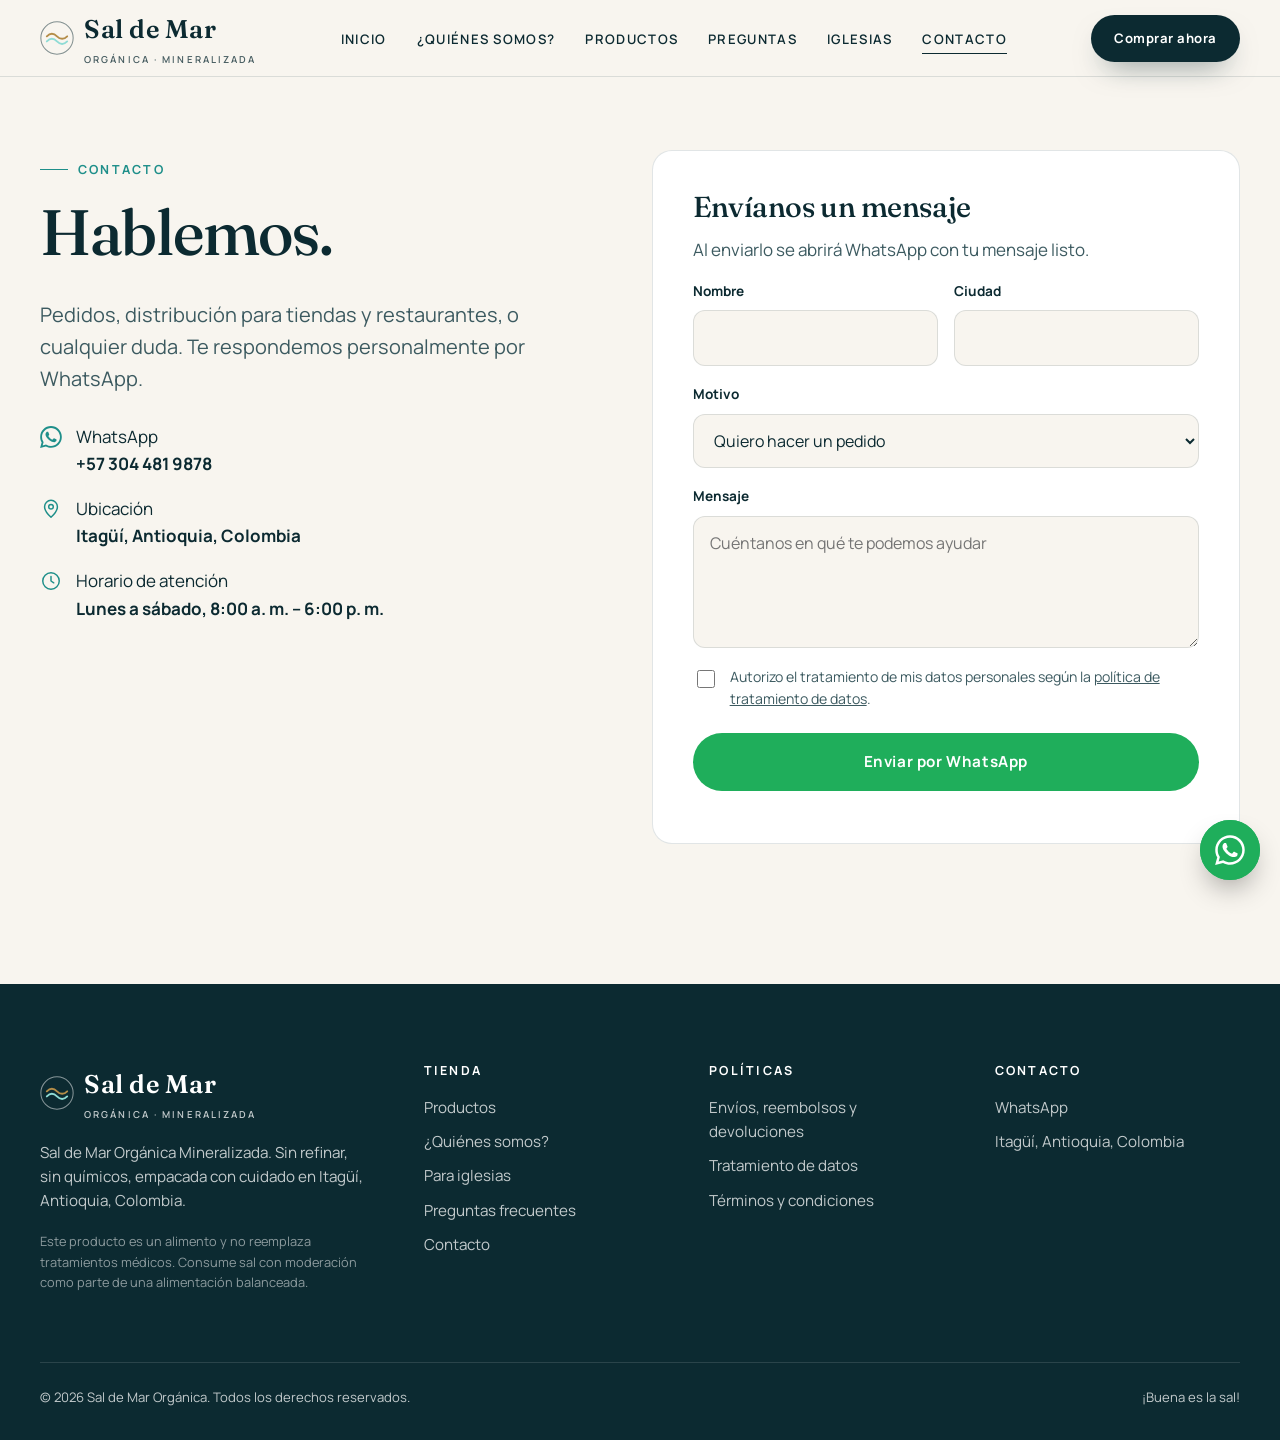
<file: contacto.html>
<!doctype html>
<html lang="es-CO" class="no-js">
<head>
  <meta charset="utf-8">
  <meta name="viewport" content="width=device-width, initial-scale=1">
  <title>Contacto · Sal de Mar Orgánica Mineralizada</title>
  <meta name="description" content="Escríbenos para pedidos, distribución o dudas. Estamos en Itagüí, Antioquia.">
  <meta name="theme-color" content="#0c2a31">
  <meta name="color-scheme" content="only light">
  <link rel="icon" href="assets/favicon.svg" type="image/svg+xml">
  <link rel="preconnect" href="https://fonts.googleapis.com">
  <link rel="preconnect" href="https://fonts.gstatic.com" crossorigin>
  <link href="https://fonts.googleapis.com/css2?family=Fraunces:ital,opsz,wght@0,9..144,400;0,9..144,500;0,9..144,600;1,9..144,400&family=Manrope:wght@400;500;600;700&display=swap" rel="stylesheet">
  <link rel="stylesheet" href="css/styles.css">
</head>
<body data-page="contacto" data-header="light">
  <header id="site-header"></header>
  <main>
    <section class="section" style="padding-top:150px">
      <div class="container contact-grid">
        <div>
          <span class="eyebrow">Contacto</span>
          <h1 style="font-size:clamp(2.4rem,5vw,4rem)">Hablemos.</h1>
          <p class="lead">Pedidos, distribución para tiendas y restaurantes, o cualquier duda. Te respondemos personalmente por WhatsApp.</p>
          <ul class="contact-info">
            <li><svg viewBox="0 0 24 24" fill="currentColor"><path d="M17.5 14.4c-.3-.1-1.8-.9-2-1-.3-.1-.5-.1-.7.1-.2.3-.8 1-.9 1.2-.2.2-.3.2-.6.1-.3-.1-1.3-.5-2.4-1.5-.9-.8-1.5-1.8-1.7-2.1-.2-.3 0-.5.1-.6l.4-.5c.2-.2.2-.3.3-.5.1-.2 0-.4 0-.5l-.9-2.2c-.2-.6-.5-.5-.7-.5h-.6c-.2 0-.5.1-.8.4-.3.3-1 1-1 2.5s1.1 2.9 1.2 3.1c.1.2 2.1 3.2 5.1 4.5.7.3 1.3.5 1.7.6.7.2 1.4.2 1.9.1.6-.1 1.8-.7 2-1.4.2-.7.2-1.3.2-1.4-.1-.2-.3-.3-.6-.4zM12 21.8c-1.8 0-3.5-.5-5-1.4l-.4-.2-3.7 1 1-3.6-.2-.4c-1-1.6-1.5-3.3-1.5-5.2 0-5.4 4.4-9.8 9.8-9.8 2.6 0 5.1 1 6.9 2.9 1.8 1.8 2.9 4.3 2.9 6.9 0 5.4-4.4 9.8-9.8 9.8zm8.4-18.2C18.1 1.3 15.2.1 12 .1 5.5.1.2 5.4.2 11.9c0 2.1.5 4.1 1.6 5.9L.1 24l6.3-1.7c1.7.9 3.7 1.4 5.6 1.4 6.5 0 11.8-5.3 11.8-11.8 0-3.2-1.2-6.1-3.4-8.3z"/></svg><div>WhatsApp<br><a data-wa href="#" id="wa-text">WhatsApp</a></div></li>
            <li data-requires="email"><svg viewBox="0 0 24 24" fill="none" stroke="currentColor" stroke-width="1.6" stroke-linecap="round" stroke-linejoin="round"><rect x="3" y="5" width="18" height="14" rx="2"/><path d="M3 7l9 6 9-6"/></svg><div>Correo<br><a href="#" id="mail-link" data-site="email">correo</a></div></li>
            <li><svg viewBox="0 0 24 24" fill="none" stroke="currentColor" stroke-width="1.6" stroke-linecap="round" stroke-linejoin="round"><path d="M12 21s-7-6.2-7-11.5A7 7 0 0 1 19 9.5C19 14.8 12 21 12 21z"/><circle cx="12" cy="9.5" r="2.5"/></svg><div>Ubicación<br><b data-site="empresa.ciudad">Itagüí, Antioquia</b></div></li>
            <li><svg viewBox="0 0 24 24" fill="none" stroke="currentColor" stroke-width="1.6" stroke-linecap="round" stroke-linejoin="round"><circle cx="12" cy="12" r="9"/><path d="M12 7v5l3 2"/></svg><div>Horario de atención<br><b>Lunes a sábado, 8:00 a. m. – 6:00 p. m.</b></div></li>
          </ul>
        </div>

        <form class="contact-card" id="contact-form" novalidate>
          <h2 style="font-size:1.8rem">Envíanos un mensaje</h2>
          <p style="color:var(--ink-soft)">Al enviarlo se abrirá WhatsApp con tu mensaje listo.</p>
          <div class="field-row">
            <div class="field"><label for="f-name">Nombre</label><input id="f-name" name="nombre" autocomplete="name" required></div>
            <div class="field"><label for="f-city">Ciudad</label><input id="f-city" name="ciudad" autocomplete="address-level2" required></div>
          </div>
          <div class="field">
            <label for="f-type">Motivo</label>
            <select id="f-type" name="motivo">
              <option>Quiero hacer un pedido</option>
              <option>Distribución / venta al por mayor</option>
              <option>Pregunta sobre el producto</option>
              <option>Estado de mi pedido</option>
              <option>Otro</option>
            </select>
          </div>
          <div class="field"><label for="f-msg">Mensaje</label><textarea id="f-msg" name="mensaje" rows="4" placeholder="Cuéntanos en qué te podemos ayudar"></textarea></div>
          <label class="consent"><input type="checkbox" id="f-consent" required><span>Autorizo el tratamiento de mis datos personales según la <a href="tratamiento-de-datos.html">política de tratamiento de datos</a>.</span></label>
          <button class="btn btn-wa btn-block" type="submit">Enviar por WhatsApp</button>
          <p id="f-error" role="alert" style="color:#b3261e;font-size:.9rem;margin:12px 0 0"></p>
        </form>
      </div>
    </section>
  </main>
  <footer id="site-footer"></footer>
  <script src="js/config.js"></script>
  <script src="js/data.js"></script>
  <script src="js/main.js"></script>
  <script>
    const mail = document.getElementById("mail-link"); if (mail) mail.href = "mailto:" + SITE.email;
    document.getElementById("wa-text").textContent = "+" + SITE.whatsapp.replace(/^57(\d{3})(\d{3})(\d{4})$/, "57 $1 $2 $3");
    document.getElementById("contact-form").addEventListener("submit", (e) => {
      e.preventDefault();
      const f = e.target;
      const err = document.getElementById("f-error");
      if (!f.nombre.value.trim() || !f.ciudad.value.trim()) { err.textContent = "Escribe tu nombre y tu ciudad."; return; }
      if (!f.querySelector("#f-consent").checked) { err.textContent = "Debes autorizar el tratamiento de datos para continuar."; return; }
      err.textContent = "";
      const msg = `Hola, soy ${f.nombre.value.trim()} de ${f.ciudad.value.trim()}.\nMotivo: ${f.motivo.value}\n${f.mensaje.value.trim()}`;
      window.open(SITE.linkWhatsApp(msg), "_blank", "noopener");
    });
  </script>
</body>
</html>
</file>
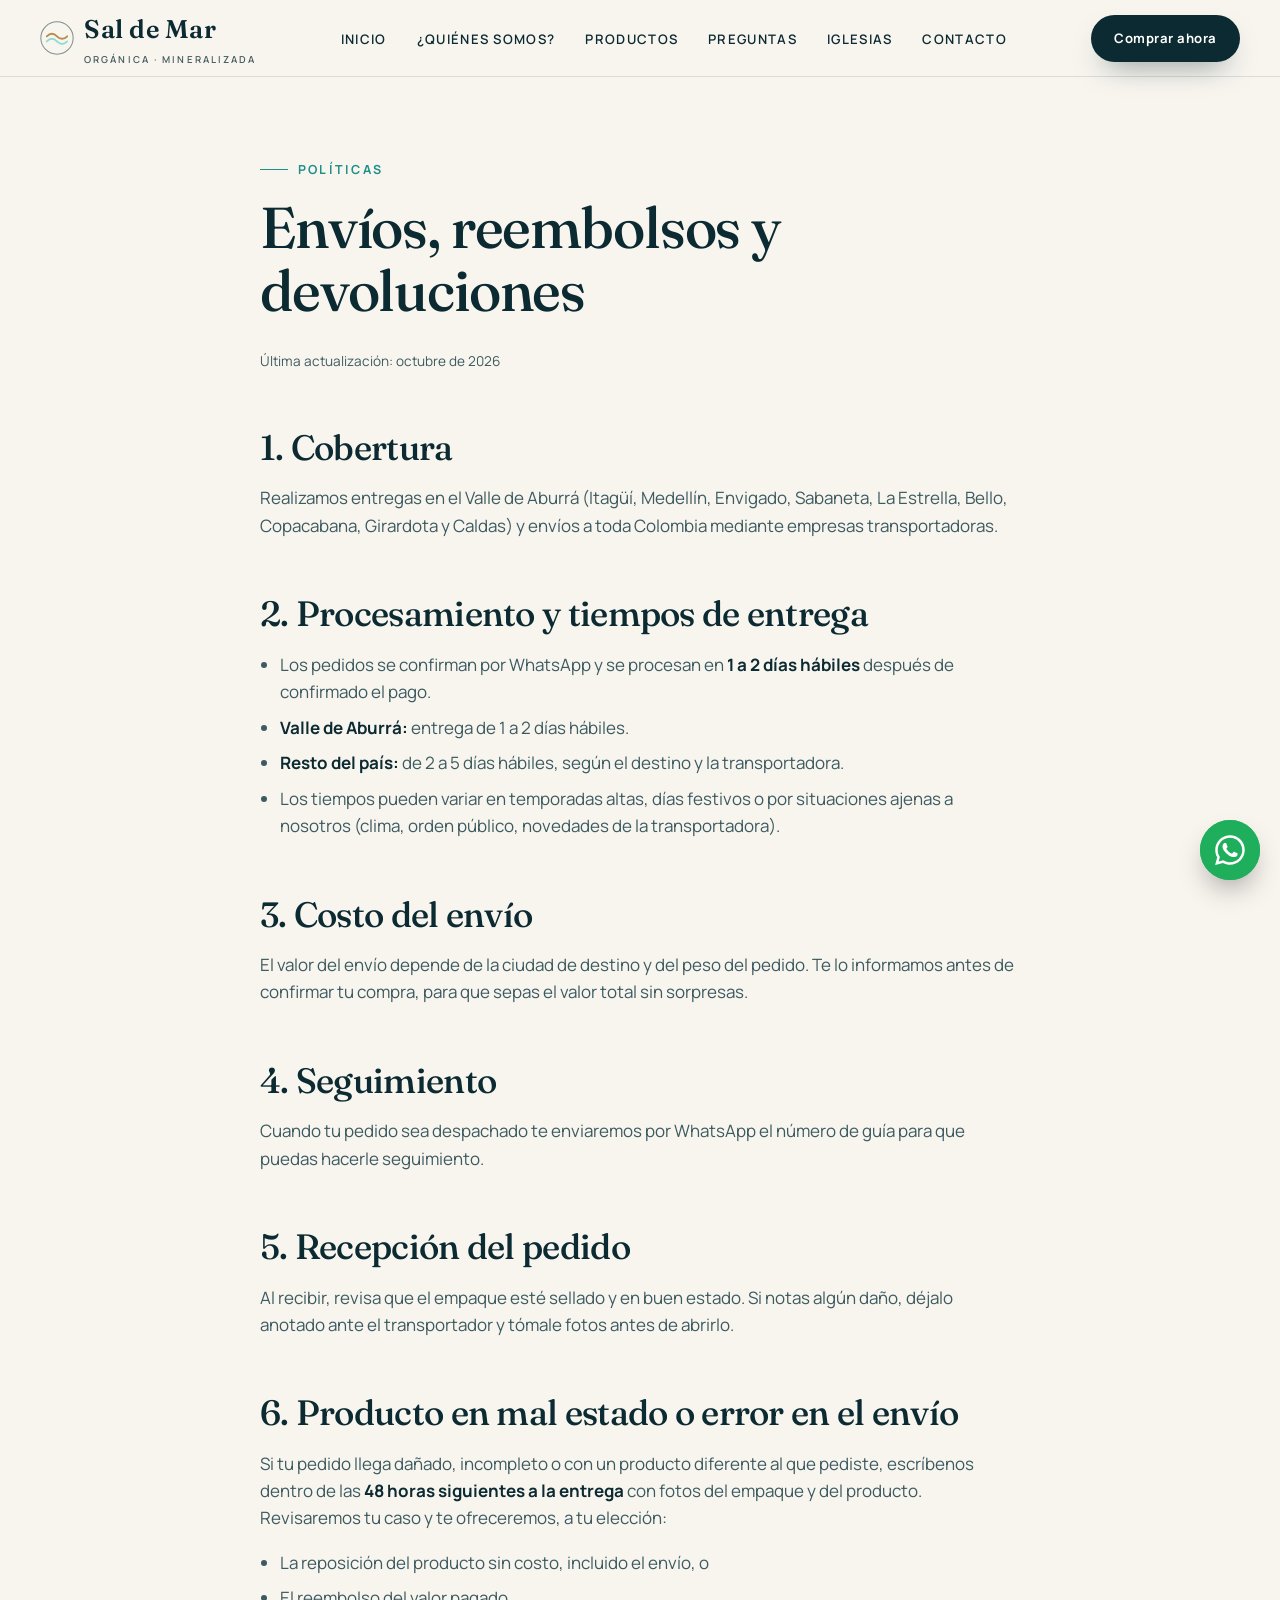
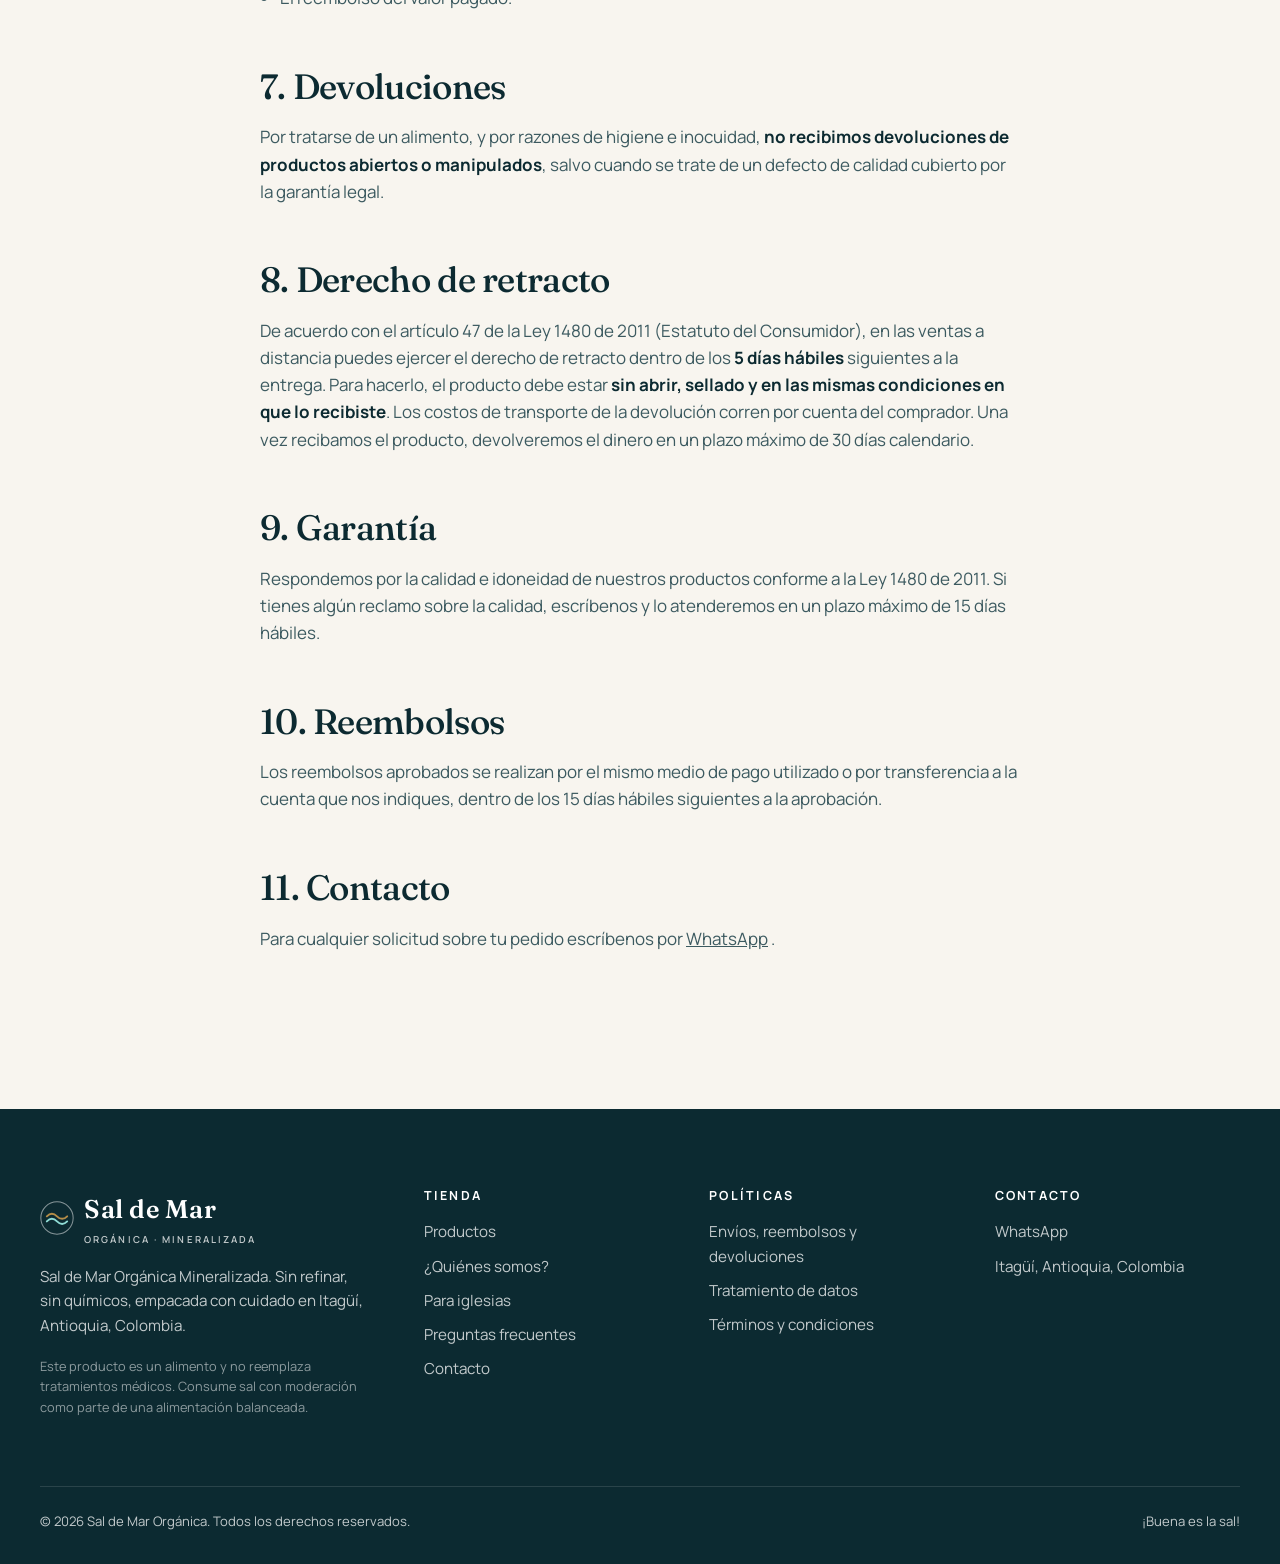
<file: envios-y-devoluciones.html>
<!doctype html>
<html lang="es-CO" class="no-js">
<head>
  <meta charset="utf-8">
  <meta name="viewport" content="width=device-width, initial-scale=1">
  <title>Envíos, reembolsos y devoluciones · Sal de Mar Orgánica</title>
  <meta name="description" content="Política de envíos, reembolsos, devoluciones y derecho de retracto de Sal de Mar Orgánica.">
  <meta name="theme-color" content="#0c2a31">
  <meta name="color-scheme" content="only light">
  <link rel="icon" href="assets/favicon.svg" type="image/svg+xml">
  <link rel="preconnect" href="https://fonts.googleapis.com">
  <link rel="preconnect" href="https://fonts.gstatic.com" crossorigin>
  <link href="https://fonts.googleapis.com/css2?family=Fraunces:ital,opsz,wght@0,9..144,400;0,9..144,500;0,9..144,600;1,9..144,400&family=Manrope:wght@400;500;600;700&display=swap" rel="stylesheet">
  <link rel="stylesheet" href="css/styles.css">
</head>
<body data-page="politicas" data-header="light">
  <header id="site-header"></header>
  <main>
    <section class="section" style="padding-top:150px">
      <div class="container prose">
        <span class="eyebrow">Políticas</span>
        <h1 style="font-size:clamp(2.2rem,5vw,3.6rem)">Envíos, reembolsos y devoluciones</h1>
        <p class="updated">Última actualización: octubre de 2026</p>

        <h2>1. Cobertura</h2>
        <p>Realizamos entregas en el Valle de Aburrá (Itagüí, Medellín, Envigado, Sabaneta, La Estrella, Bello, Copacabana, Girardota y Caldas) y envíos a toda Colombia mediante empresas transportadoras.</p>

        <h2>2. Procesamiento y tiempos de entrega</h2>
        <ul>
          <li>Los pedidos se confirman por WhatsApp y se procesan en <strong>1 a 2 días hábiles</strong> después de confirmado el pago.</li>
          <li><strong>Valle de Aburrá:</strong> entrega de 1 a 2 días hábiles.</li>
          <li><strong>Resto del país:</strong> de 2 a 5 días hábiles, según el destino y la transportadora.</li>
          <li>Los tiempos pueden variar en temporadas altas, días festivos o por situaciones ajenas a nosotros (clima, orden público, novedades de la transportadora).</li>
        </ul>

        <h2>3. Costo del envío</h2>
        <p>El valor del envío depende de la ciudad de destino y del peso del pedido. Te lo informamos antes de confirmar tu compra, para que sepas el valor total sin sorpresas.</p>

        <h2>4. Seguimiento</h2>
        <p>Cuando tu pedido sea despachado te enviaremos por WhatsApp el número de guía para que puedas hacerle seguimiento.</p>

        <h2>5. Recepción del pedido</h2>
        <p>Al recibir, revisa que el empaque esté sellado y en buen estado. Si notas algún daño, déjalo anotado ante el transportador y tómale fotos antes de abrirlo.</p>

        <h2>6. Producto en mal estado o error en el envío</h2>
        <p>Si tu pedido llega dañado, incompleto o con un producto diferente al que pediste, escríbenos dentro de las <strong>48 horas siguientes a la entrega</strong> con fotos del empaque y del producto. Revisaremos tu caso y te ofreceremos, a tu elección:</p>
        <ul>
          <li>La reposición del producto sin costo, incluido el envío, o</li>
          <li>El reembolso del valor pagado.</li>
        </ul>

        <h2>7. Devoluciones</h2>
        <p>Por tratarse de un alimento, y por razones de higiene e inocuidad, <strong>no recibimos devoluciones de productos abiertos o manipulados</strong>, salvo cuando se trate de un defecto de calidad cubierto por la garantía legal.</p>

        <h2>8. Derecho de retracto</h2>
        <p>De acuerdo con el artículo 47 de la Ley 1480 de 2011 (Estatuto del Consumidor), en las ventas a distancia puedes ejercer el derecho de retracto dentro de los <strong>5 días hábiles</strong> siguientes a la entrega. Para hacerlo, el producto debe estar <strong>sin abrir, sellado y en las mismas condiciones en que lo recibiste</strong>. Los costos de transporte de la devolución corren por cuenta del comprador. Una vez recibamos el producto, devolveremos el dinero en un plazo máximo de 30 días calendario.</p>

        <h2>9. Garantía</h2>
        <p>Respondemos por la calidad e idoneidad de nuestros productos conforme a la Ley 1480 de 2011. Si tienes algún reclamo sobre la calidad, escríbenos y lo atenderemos en un plazo máximo de 15 días hábiles.</p>

        <h2>10. Reembolsos</h2>
        <p>Los reembolsos aprobados se realizan por el mismo medio de pago utilizado o por transferencia a la cuenta que nos indiques, dentro de los 15 días hábiles siguientes a la aprobación.</p>

        <h2>11. Contacto</h2>
        <p>Para cualquier solicitud sobre tu pedido escríbenos por <a data-wa="Hola, necesito ayuda con mi pedido." href="#">WhatsApp</a> <span data-requires="email">o al correo <a href="#" data-site="email" id="mail-link">correo</a></span>.</p>
      </div>
    </section>
  </main>
  <footer id="site-footer"></footer>
  <script src="js/config.js"></script>
  <script src="js/data.js"></script>
  <script src="js/main.js"></script>
  <script>const mail = document.getElementById("mail-link"); if (mail) mail.href = "mailto:" + SITE.email;</script>
</body>
</html>
</file>
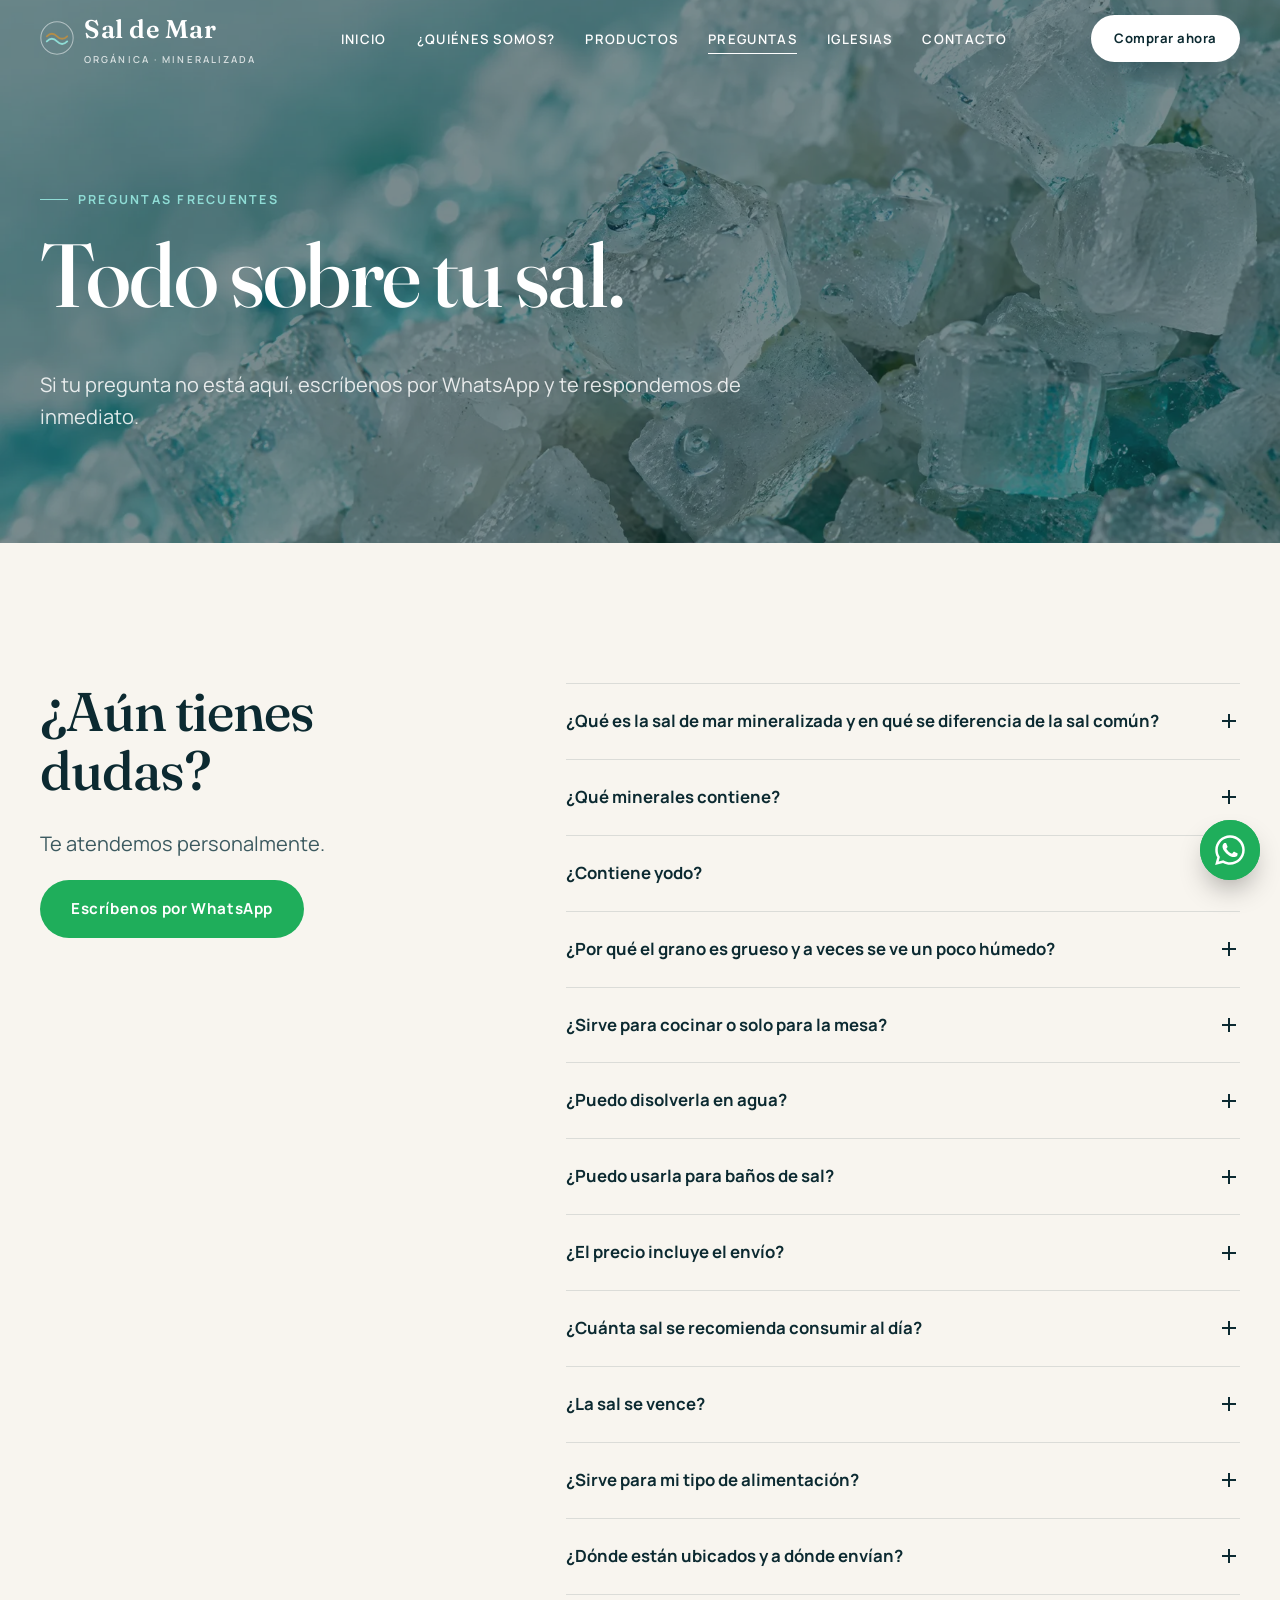
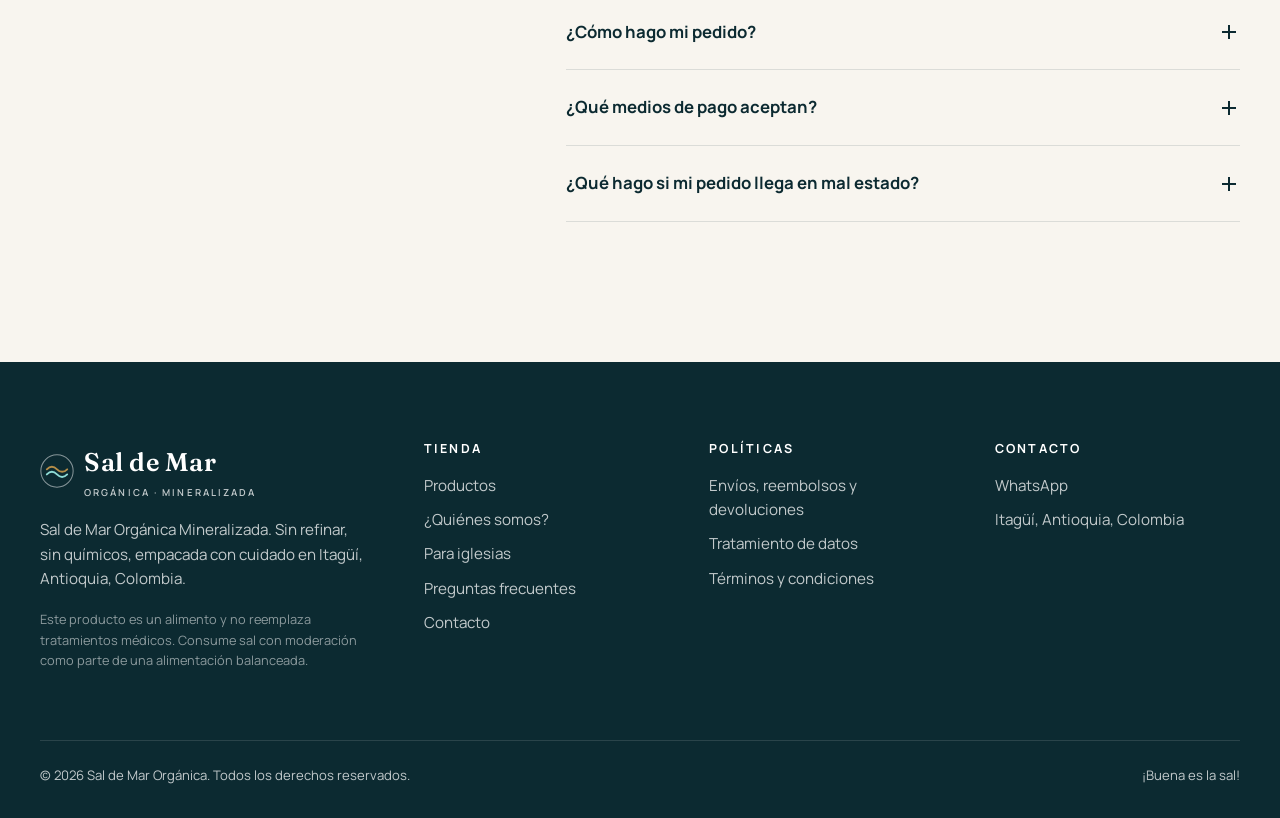
<file: preguntas-frecuentes.html>
<!doctype html>
<html lang="es-CO" class="no-js">
<head>
  <meta charset="utf-8">
  <meta name="viewport" content="width=device-width, initial-scale=1">
  <title>Preguntas frecuentes · Sal de Mar Orgánica Mineralizada</title>
  <meta name="description" content="Resolvemos tus dudas sobre la Sal de Mar Orgánica Mineralizada: minerales, usos, envíos, pagos y garantía.">
  <meta name="theme-color" content="#0c2a31">
  <meta name="color-scheme" content="only light">
  <link rel="icon" href="assets/favicon.svg" type="image/svg+xml">
  <link rel="preconnect" href="https://fonts.googleapis.com">
  <link rel="preconnect" href="https://fonts.gstatic.com" crossorigin>
  <link href="https://fonts.googleapis.com/css2?family=Fraunces:ital,opsz,wght@0,9..144,400;0,9..144,500;0,9..144,600;1,9..144,400&family=Manrope:wght@400;500;600;700&display=swap" rel="stylesheet">
  <link rel="stylesheet" href="css/styles.css">
</head>
<body data-page="faq">
  <header id="site-header"></header>
  <main>
    <section class="page-hero">
      <img src="assets/img/cristales.webp" alt="">
      <div class="container">
        <span class="eyebrow">Preguntas frecuentes</span>
        <h1>Todo sobre tu sal.</h1>
        <p class="lead">Si tu pregunta no está aquí, escríbenos por WhatsApp y te respondemos de inmediato.</p>
      </div>
    </section>
    <section class="section">
      <div class="container faq-wrap">
        <div>
          <h2>¿Aún tienes dudas?</h2>
          <p class="lead">Te atendemos personalmente.</p>
          <a class="btn btn-wa" data-wa="Hola, tengo una pregunta sobre la Sal de Mar Orgánica." href="#">Escríbenos por WhatsApp</a>
        </div>
        <div class="faq-list" data-faq></div>
      </div>
    </section>
  </main>
  <footer id="site-footer"></footer>
  <script src="js/config.js"></script>
  <script src="js/data.js"></script>
  <script src="js/main.js"></script>
</body>
</html>
</file>
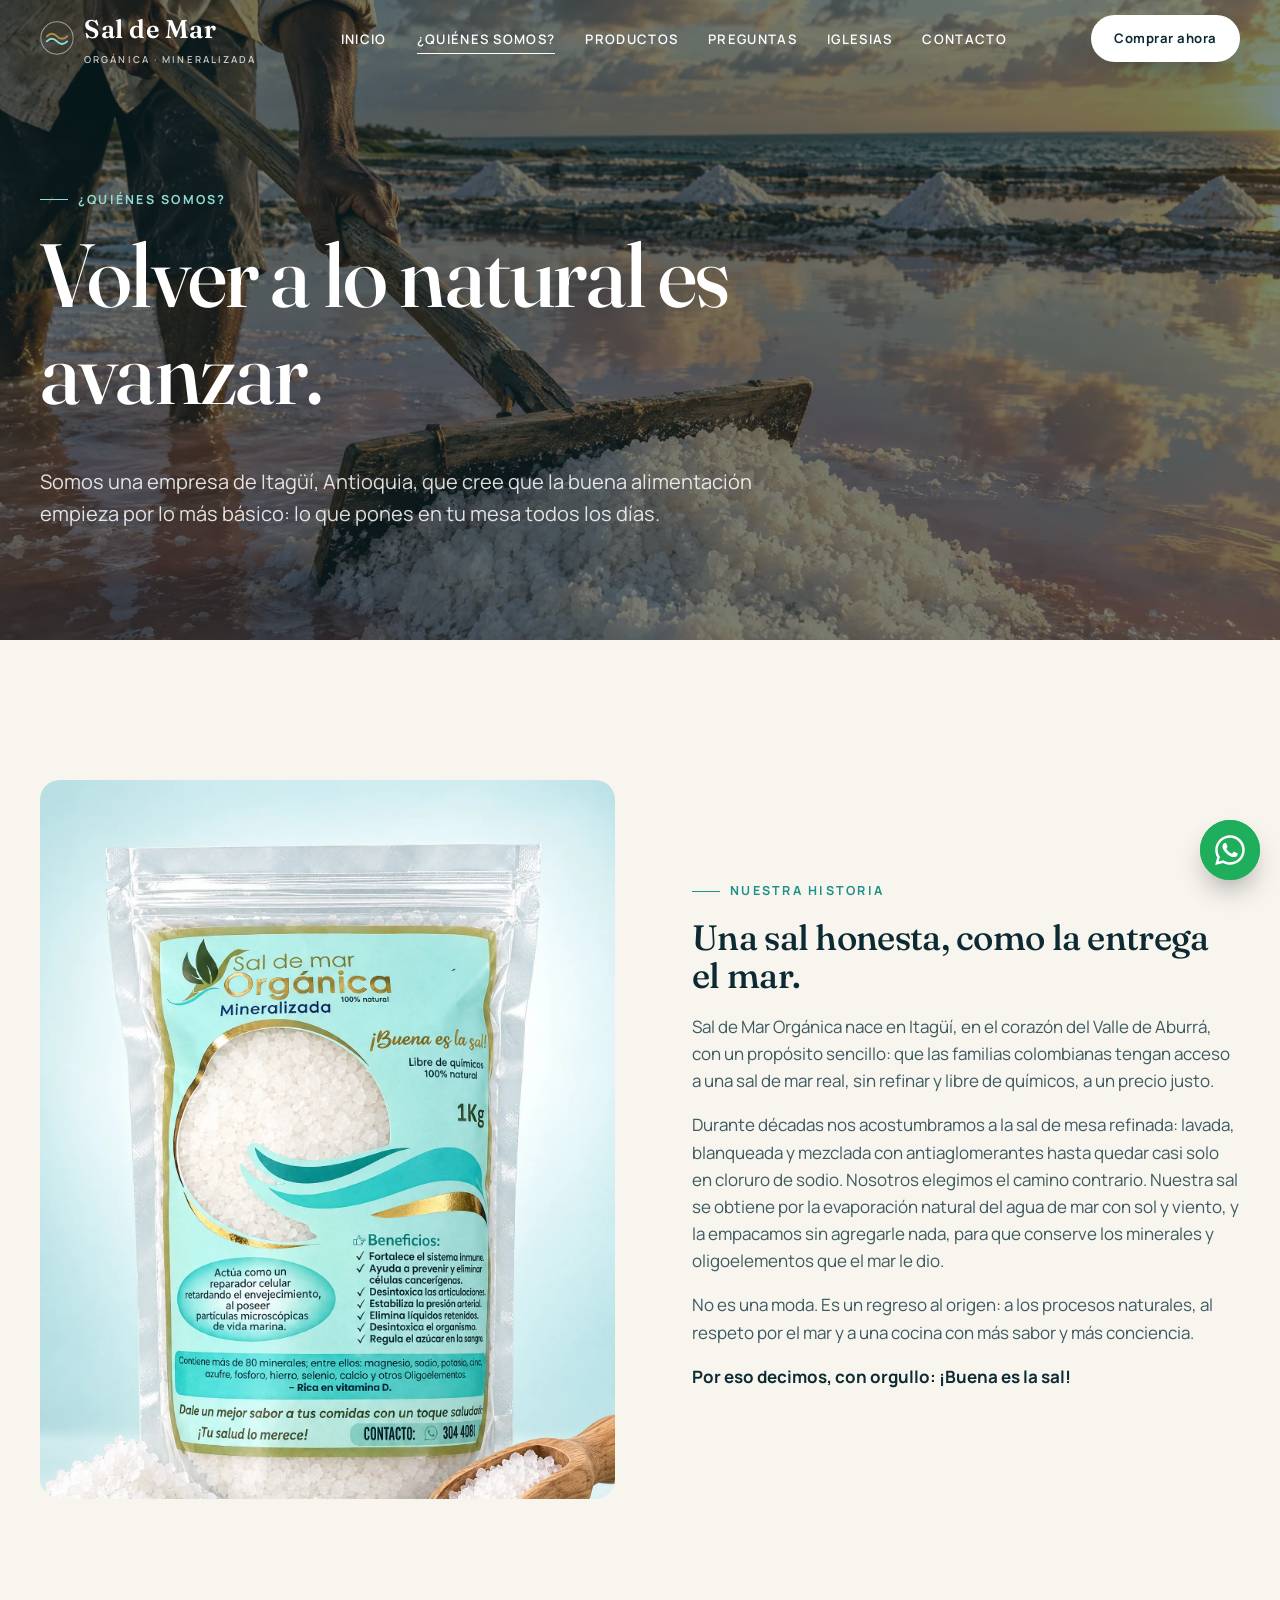
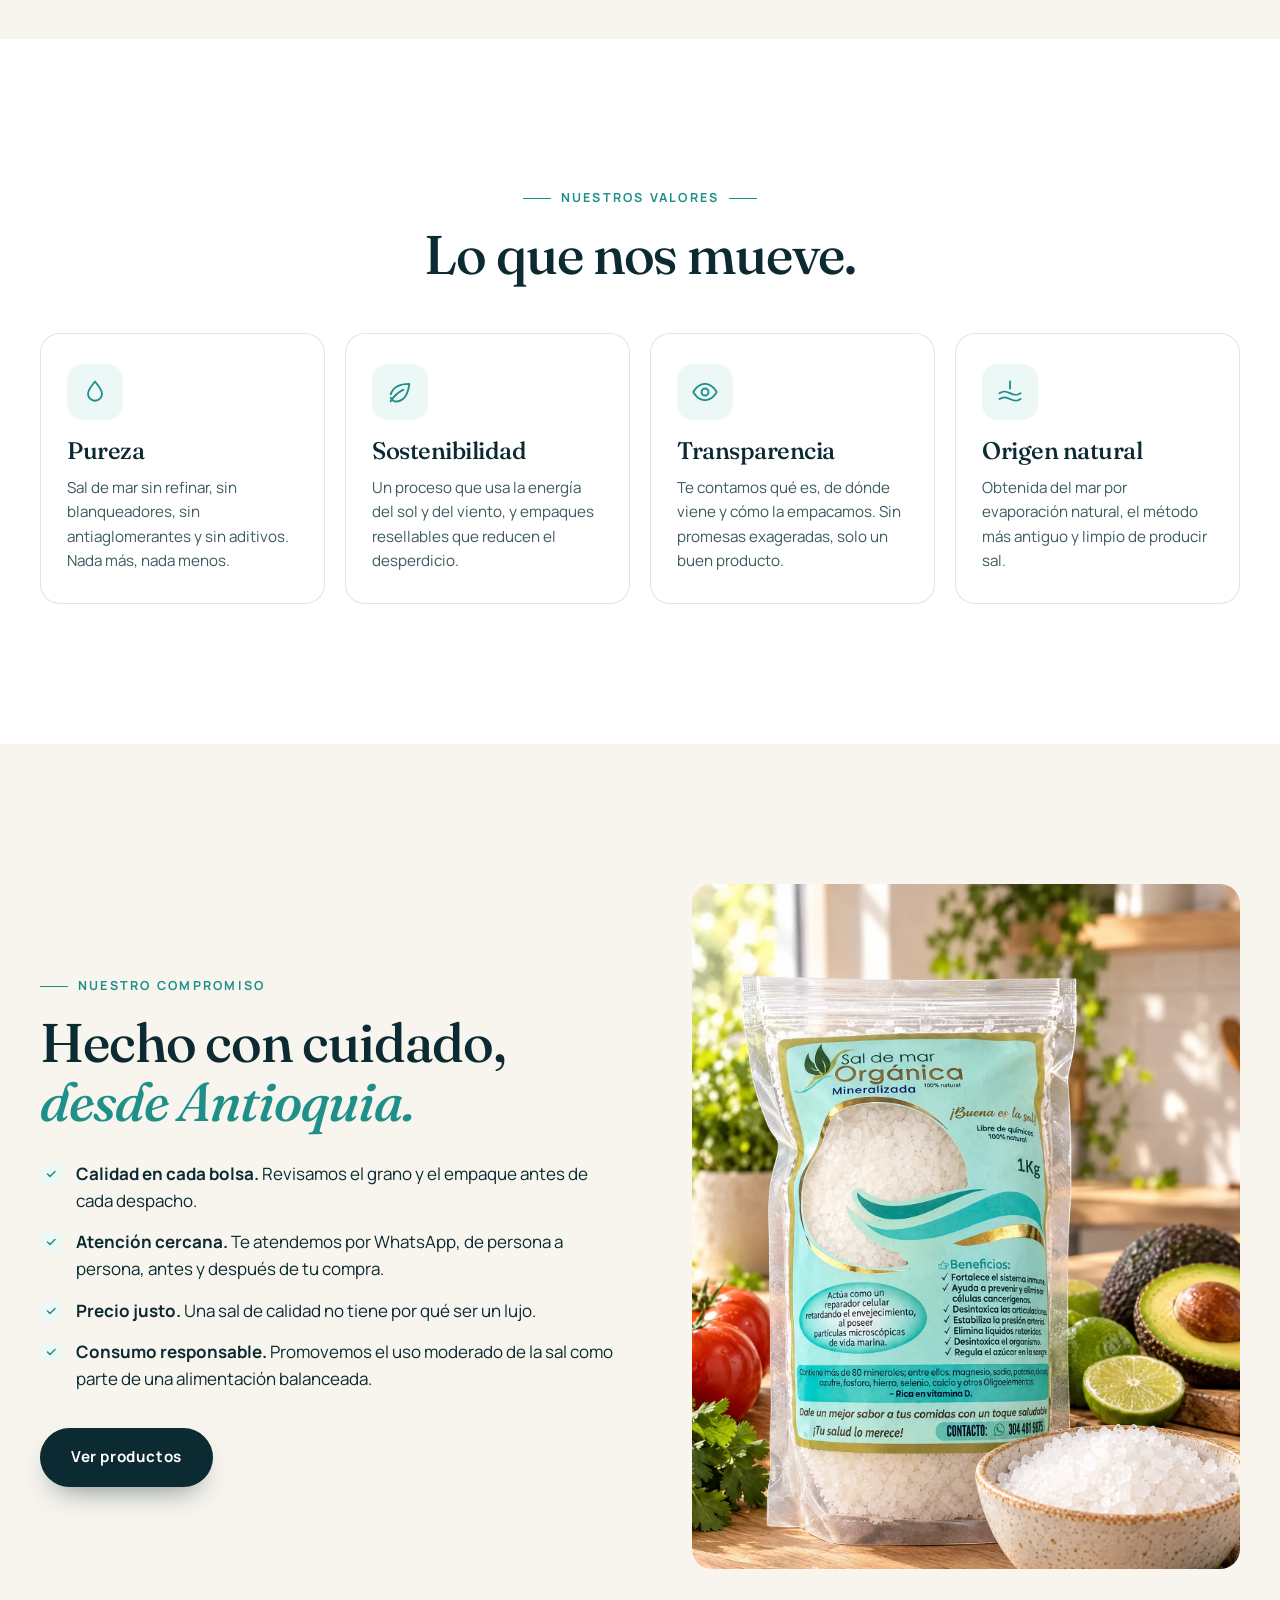
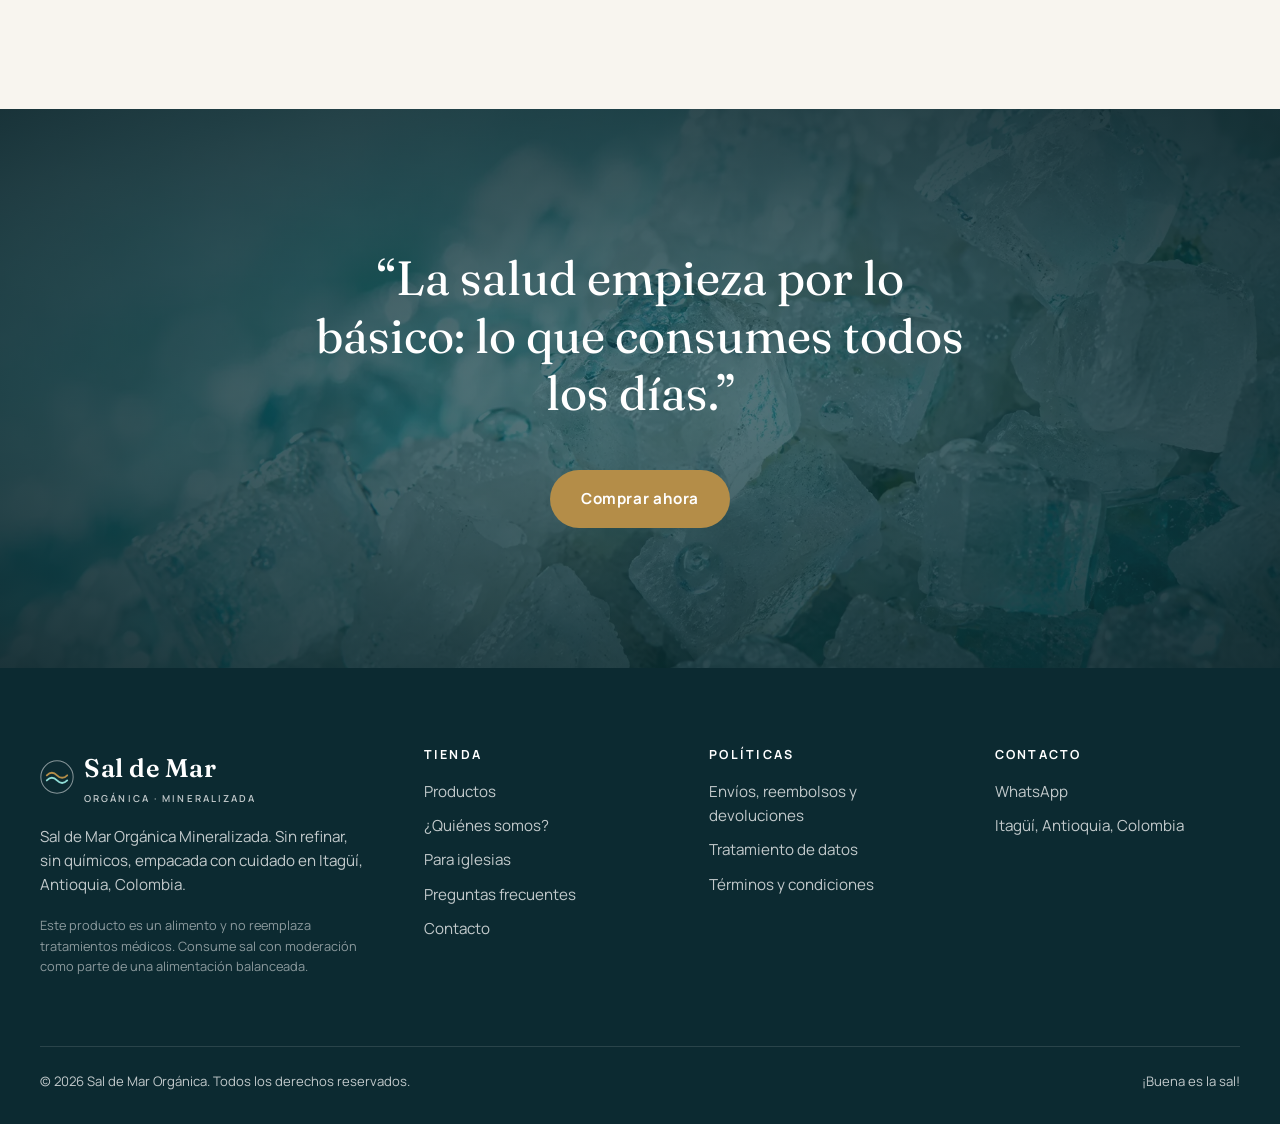
<file: quienes-somos.html>
<!doctype html>
<html lang="es-CO" class="no-js">
<head>
  <meta charset="utf-8">
  <meta name="viewport" content="width=device-width, initial-scale=1">
  <title>¿Quiénes somos? · Sal de Mar Orgánica Mineralizada</title>
  <meta name="description" content="Somos una empresa de Itagüí, Antioquia, comprometida con la pureza, la sostenibilidad y la transparencia. Llevamos a tu mesa sal de mar sin refinar.">
  <meta name="theme-color" content="#0c2a31">
  <meta name="color-scheme" content="only light">
  <link rel="icon" href="assets/favicon.svg" type="image/svg+xml">
  <link rel="preconnect" href="https://fonts.googleapis.com">
  <link rel="preconnect" href="https://fonts.gstatic.com" crossorigin>
  <link href="https://fonts.googleapis.com/css2?family=Fraunces:ital,opsz,wght@0,9..144,400;0,9..144,500;0,9..144,600;1,9..144,400&family=Manrope:wght@400;500;600;700&display=swap" rel="stylesheet">
  <link rel="stylesheet" href="css/styles.css">
</head>
<body data-page="nosotros">
  <header id="site-header"></header>
  <main>
    <section class="page-hero">
      <img src="assets/img/salinas.webp" alt="">
      <div class="container">
        <span class="eyebrow">¿Quiénes somos?</span>
        <h1 style="max-width:14ch">Volver a lo natural es avanzar.</h1>
        <p class="lead">Somos una empresa de Itagüí, Antioquia, que cree que la buena alimentación empieza por lo más básico: lo que pones en tu mesa todos los días.</p>
      </div>
    </section>

    <section class="section">
      <div class="container story">
        <div class="story-media reveal"><img src="assets/img/packshot.webp" alt="Bolsa de Sal de Mar Orgánica Mineralizada 1 kg" loading="lazy"></div>
        <div class="prose">
          <span class="eyebrow reveal">Nuestra historia</span>
          <h2 class="reveal" style="margin-top:0">Una sal honesta, como la entrega el mar.</h2>
          <p class="reveal">Sal de Mar Orgánica nace en Itagüí, en el corazón del Valle de Aburrá, con un propósito sencillo: que las familias colombianas tengan acceso a una sal de mar real, sin refinar y libre de químicos, a un precio justo.</p>
          <p class="reveal">Durante décadas nos acostumbramos a la sal de mesa refinada: lavada, blanqueada y mezclada con antiaglomerantes hasta quedar casi solo en cloruro de sodio. Nosotros elegimos el camino contrario. Nuestra sal se obtiene por la evaporación natural del agua de mar con sol y viento, y la empacamos sin agregarle nada, para que conserve los minerales y oligoelementos que el mar le dio.</p>
          <p class="reveal">No es una moda. Es un regreso al origen: a los procesos naturales, al respeto por el mar y a una cocina con más sabor y más conciencia.</p>
          <p class="reveal"><strong>Por eso decimos, con orgullo: ¡Buena es la sal!</strong></p>
        </div>
      </div>
    </section>

    <section class="section" style="background:var(--white)">
      <div class="container center">
        <span class="eyebrow reveal">Nuestros valores</span>
        <h2 class="reveal">Lo que nos mueve.</h2>
        <div class="values" style="text-align:left">
          <article class="value reveal">
            <div class="pillar-icon"><svg viewBox="0 0 24 24" fill="none" stroke="currentColor" stroke-width="1.6" stroke-linecap="round" stroke-linejoin="round"><path d="M12 3c3.5 4.2 6 7.3 6 10.5a6 6 0 0 1-12 0C6 10.3 8.5 7.2 12 3z"/></svg></div>
            <h3>Pureza</h3>
            <p>Sal de mar sin refinar, sin blanqueadores, sin antiaglomerantes y sin aditivos. Nada más, nada menos.</p>
          </article>
          <article class="value reveal">
            <div class="pillar-icon"><svg viewBox="0 0 24 24" fill="none" stroke="currentColor" stroke-width="1.6" stroke-linecap="round" stroke-linejoin="round"><path d="M4 14c2-6 8-9 16-9-1 8-4 14-10 15-3 .5-5-1-6-3"/><path d="M4 20c3-5 7-8 11-10"/></svg></div>
            <h3>Sostenibilidad</h3>
            <p>Un proceso que usa la energía del sol y del viento, y empaques resellables que reducen el desperdicio.</p>
          </article>
          <article class="value reveal">
            <div class="pillar-icon"><svg viewBox="0 0 24 24" fill="none" stroke="currentColor" stroke-width="1.6" stroke-linecap="round" stroke-linejoin="round"><circle cx="12" cy="12" r="3"/><path d="M2 12s3.6-7 10-7 10 7 10 7-3.6 7-10 7S2 12 2 12z"/></svg></div>
            <h3>Transparencia</h3>
            <p>Te contamos qué es, de dónde viene y cómo la empacamos. Sin promesas exageradas, solo un buen producto.</p>
          </article>
          <article class="value reveal">
            <div class="pillar-icon"><svg viewBox="0 0 24 24" fill="none" stroke="currentColor" stroke-width="1.6" stroke-linecap="round" stroke-linejoin="round"><path d="M3 18c3-2 5-2 9 0s6 2 9 0"/><path d="M3 13c3-2 5-2 9 0s6 2 9 0"/><path d="M12 3v6"/></svg></div>
            <h3>Origen natural</h3>
            <p>Obtenida del mar por evaporación natural, el método más antiguo y limpio de producir sal.</p>
          </article>
        </div>
      </div>
    </section>

    <section class="section">
      <div class="container story">
        <div>
          <span class="eyebrow reveal">Nuestro compromiso</span>
          <h2 class="reveal">Hecho con cuidado, <span class="italic">desde Antioquia.</span></h2>
          <ul class="check-list reveal">
            <li><span><strong>Calidad en cada bolsa.</strong> Revisamos el grano y el empaque antes de cada despacho.</span></li>
            <li><span><strong>Atención cercana.</strong> Te atendemos por WhatsApp, de persona a persona, antes y después de tu compra.</span></li>
            <li><span><strong>Precio justo.</strong> Una sal de calidad no tiene por qué ser un lujo.</span></li>
            <li><span><strong>Consumo responsable.</strong> Promovemos el uso moderado de la sal como parte de una alimentación balanceada.</span></li>
          </ul>
          <a class="btn btn-primary reveal" href="index.html#productos">Ver productos</a>
        </div>
        <div class="story-media reveal"><img src="assets/img/cocina.webp" alt="Sal de mar en una cocina colombiana" loading="lazy"></div>
      </div>
    </section>

    <section class="section cta-final">
      <img src="assets/img/cristales.webp" alt="" loading="lazy">
      <div class="container">
        <p class="quote-block">“La salud empieza por lo básico: lo que consumes todos los días.”</p>
        <div class="hero-actions" style="margin-top:32px">
          <a class="btn btn-gold" href="index.html#productos">Comprar ahora</a>
        </div>
      </div>
    </section>
  </main>
  <footer id="site-footer"></footer>
  <script src="js/config.js"></script>
  <script src="js/data.js"></script>
  <script src="js/main.js"></script>
</body>
</html>
</file>
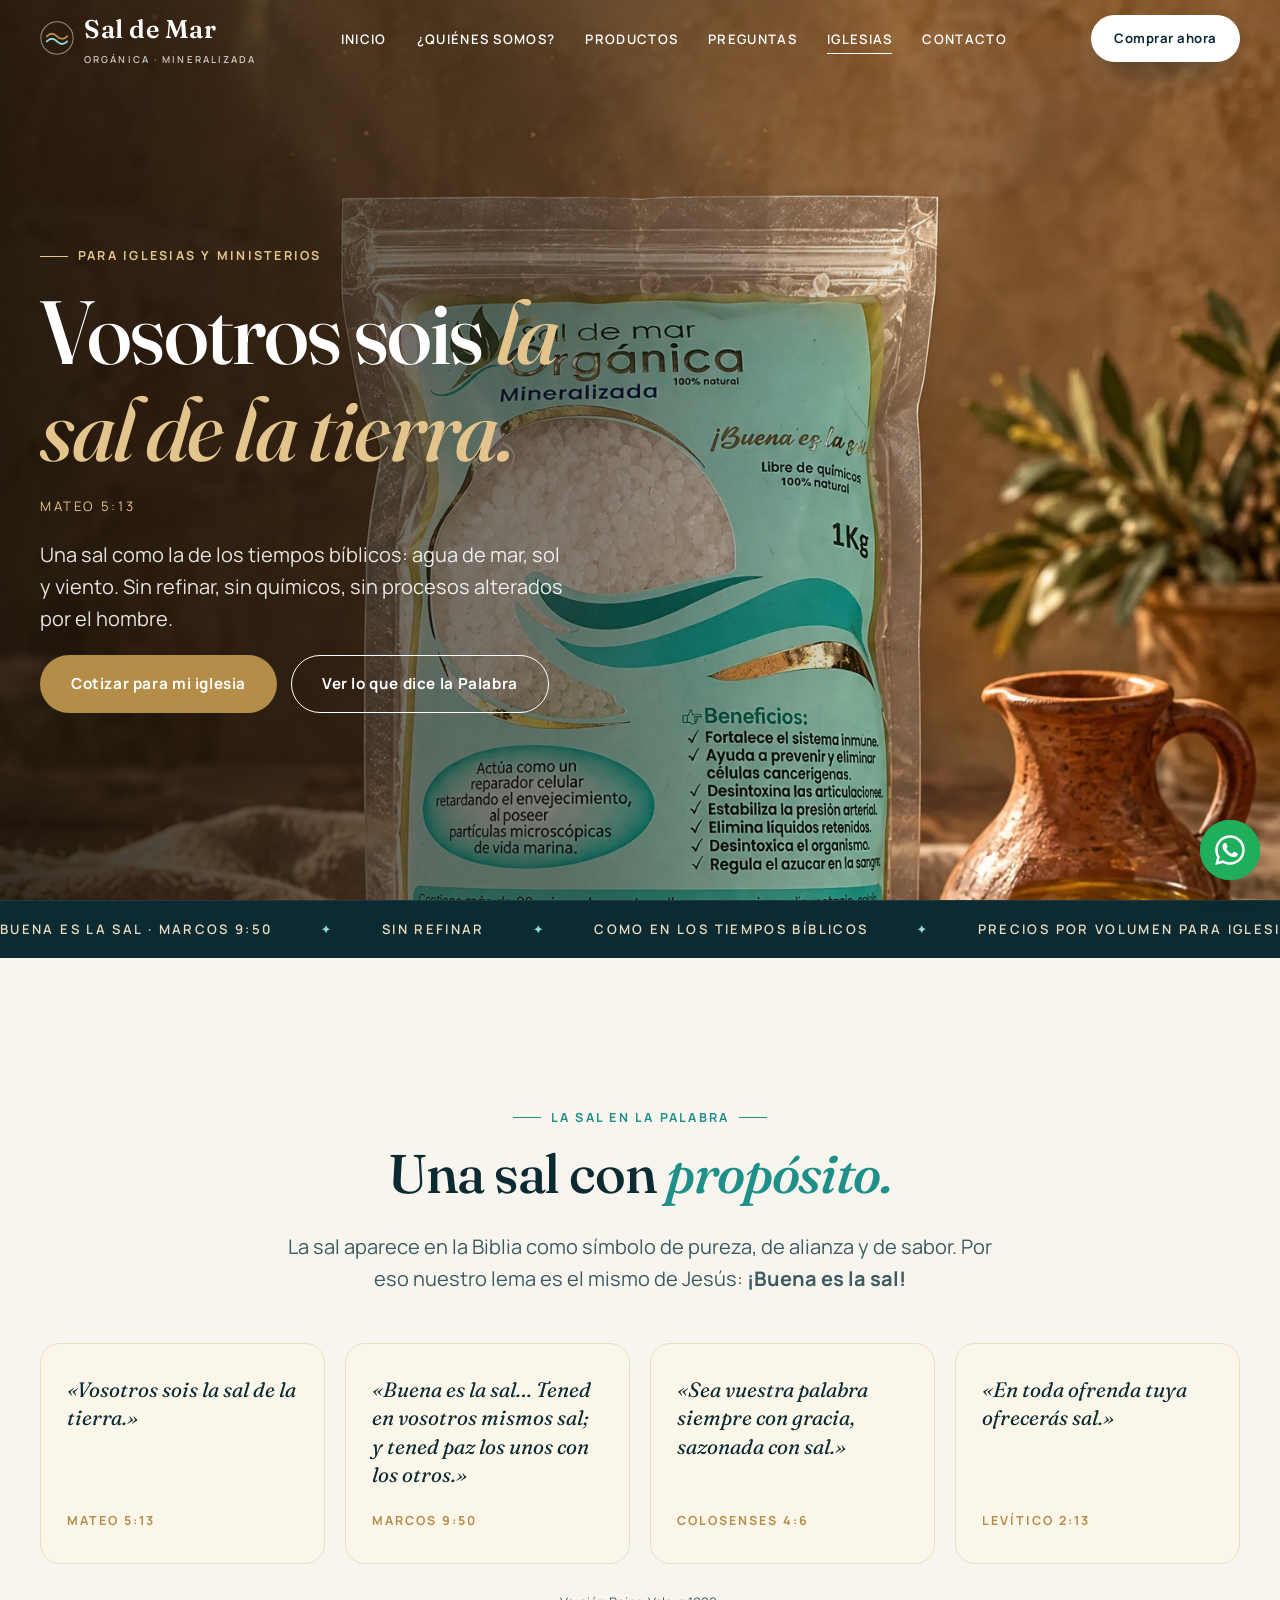
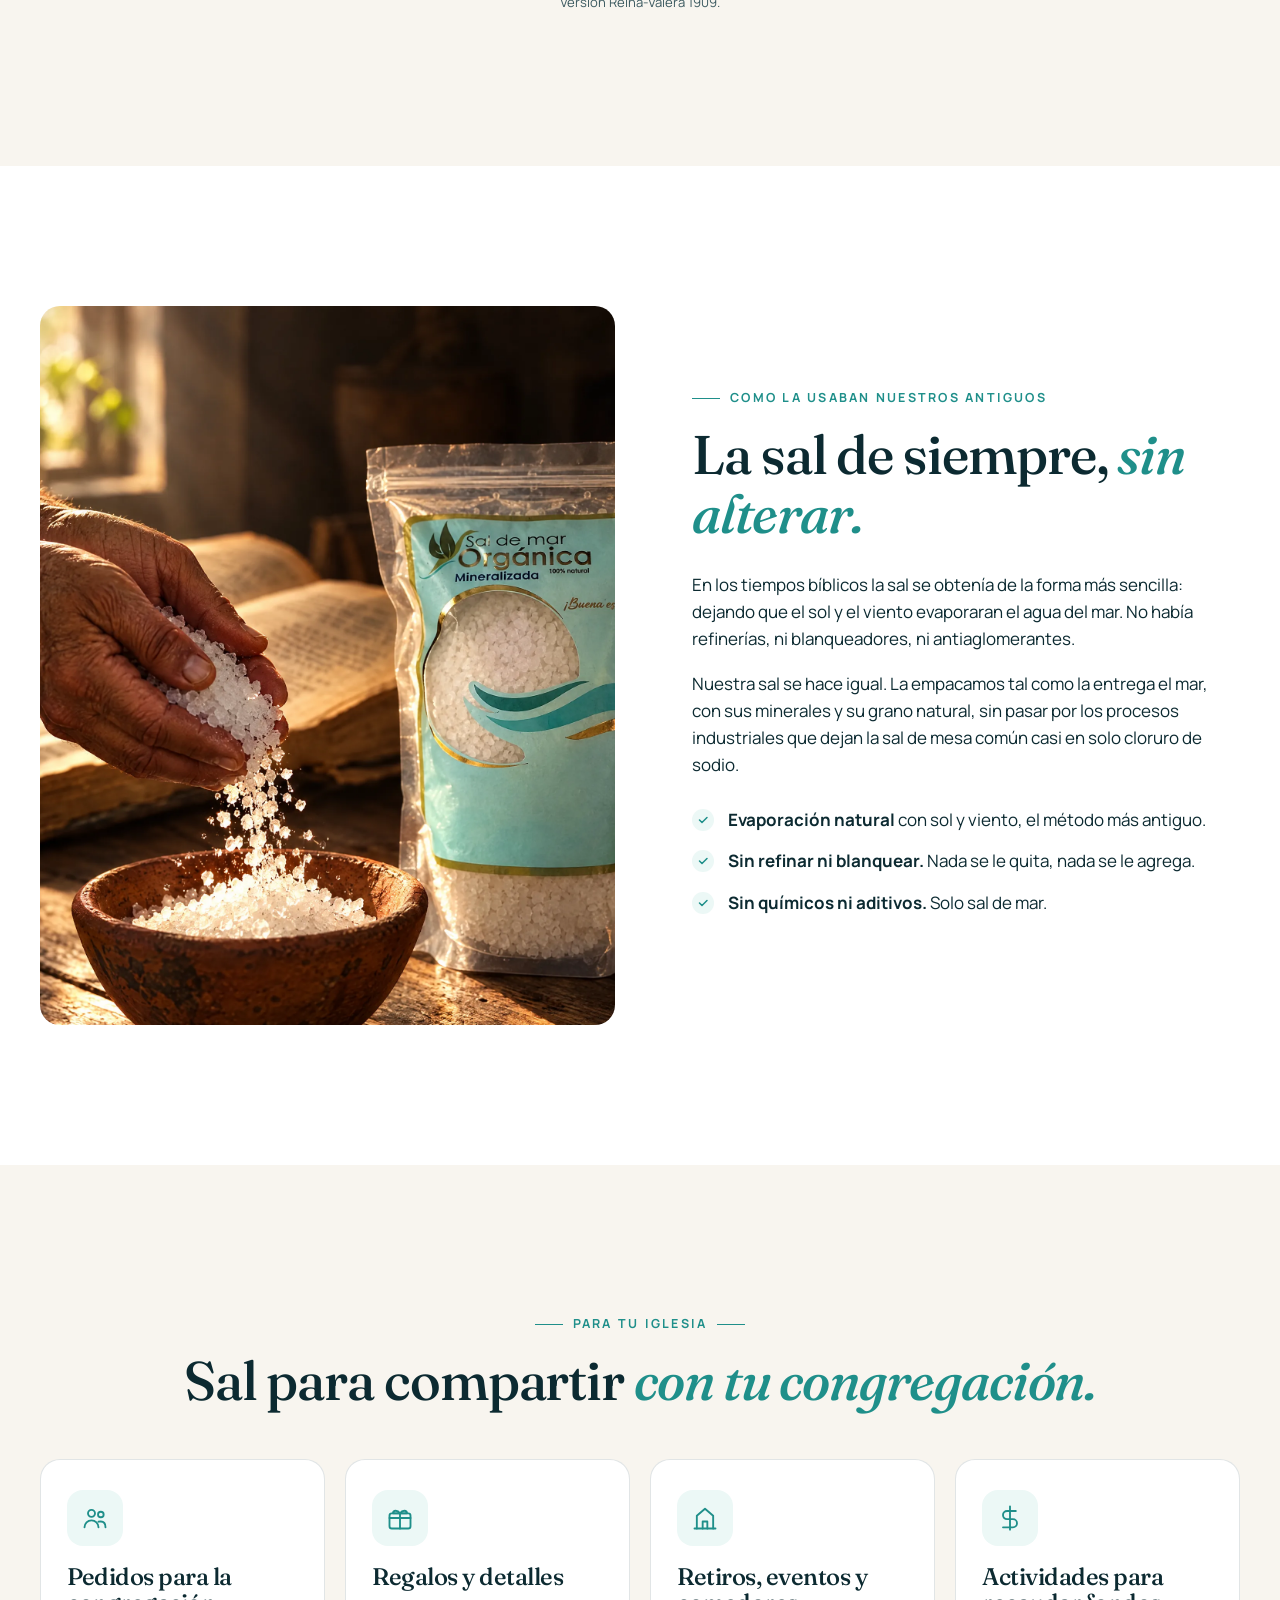
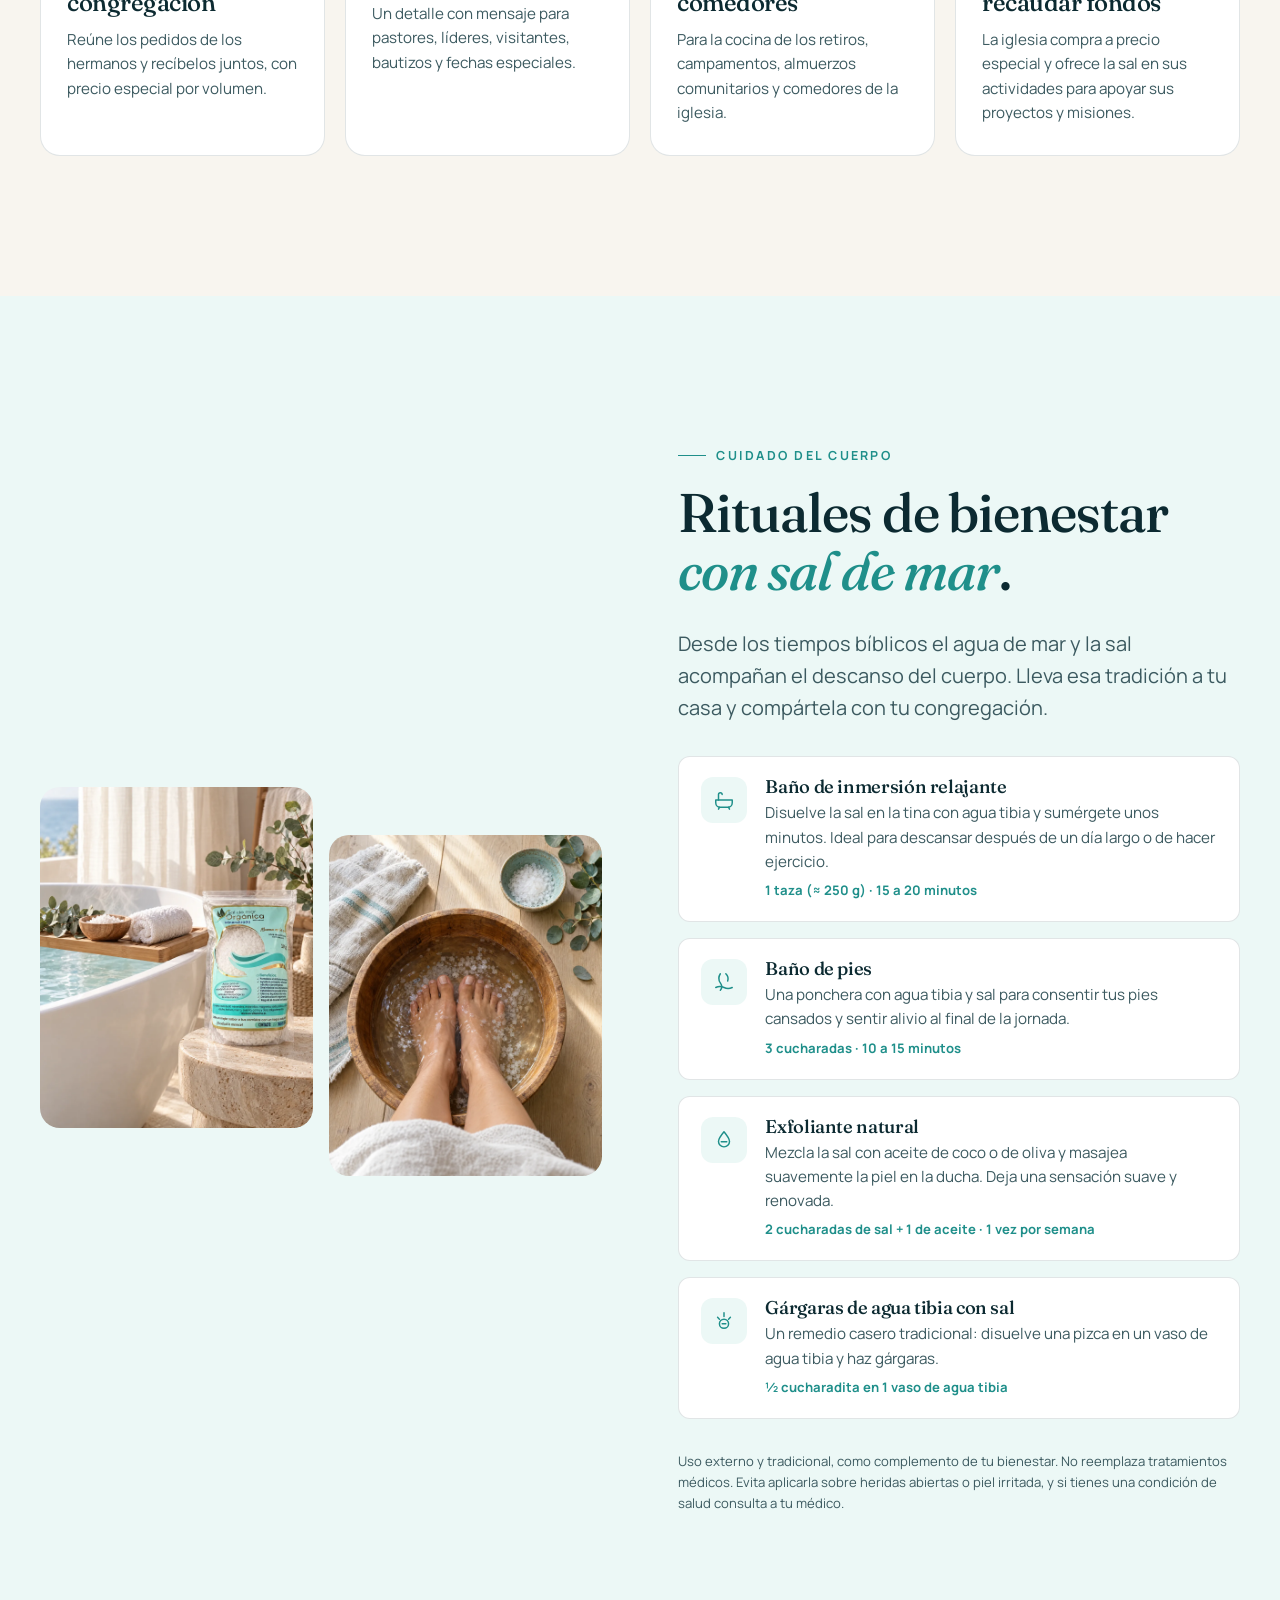
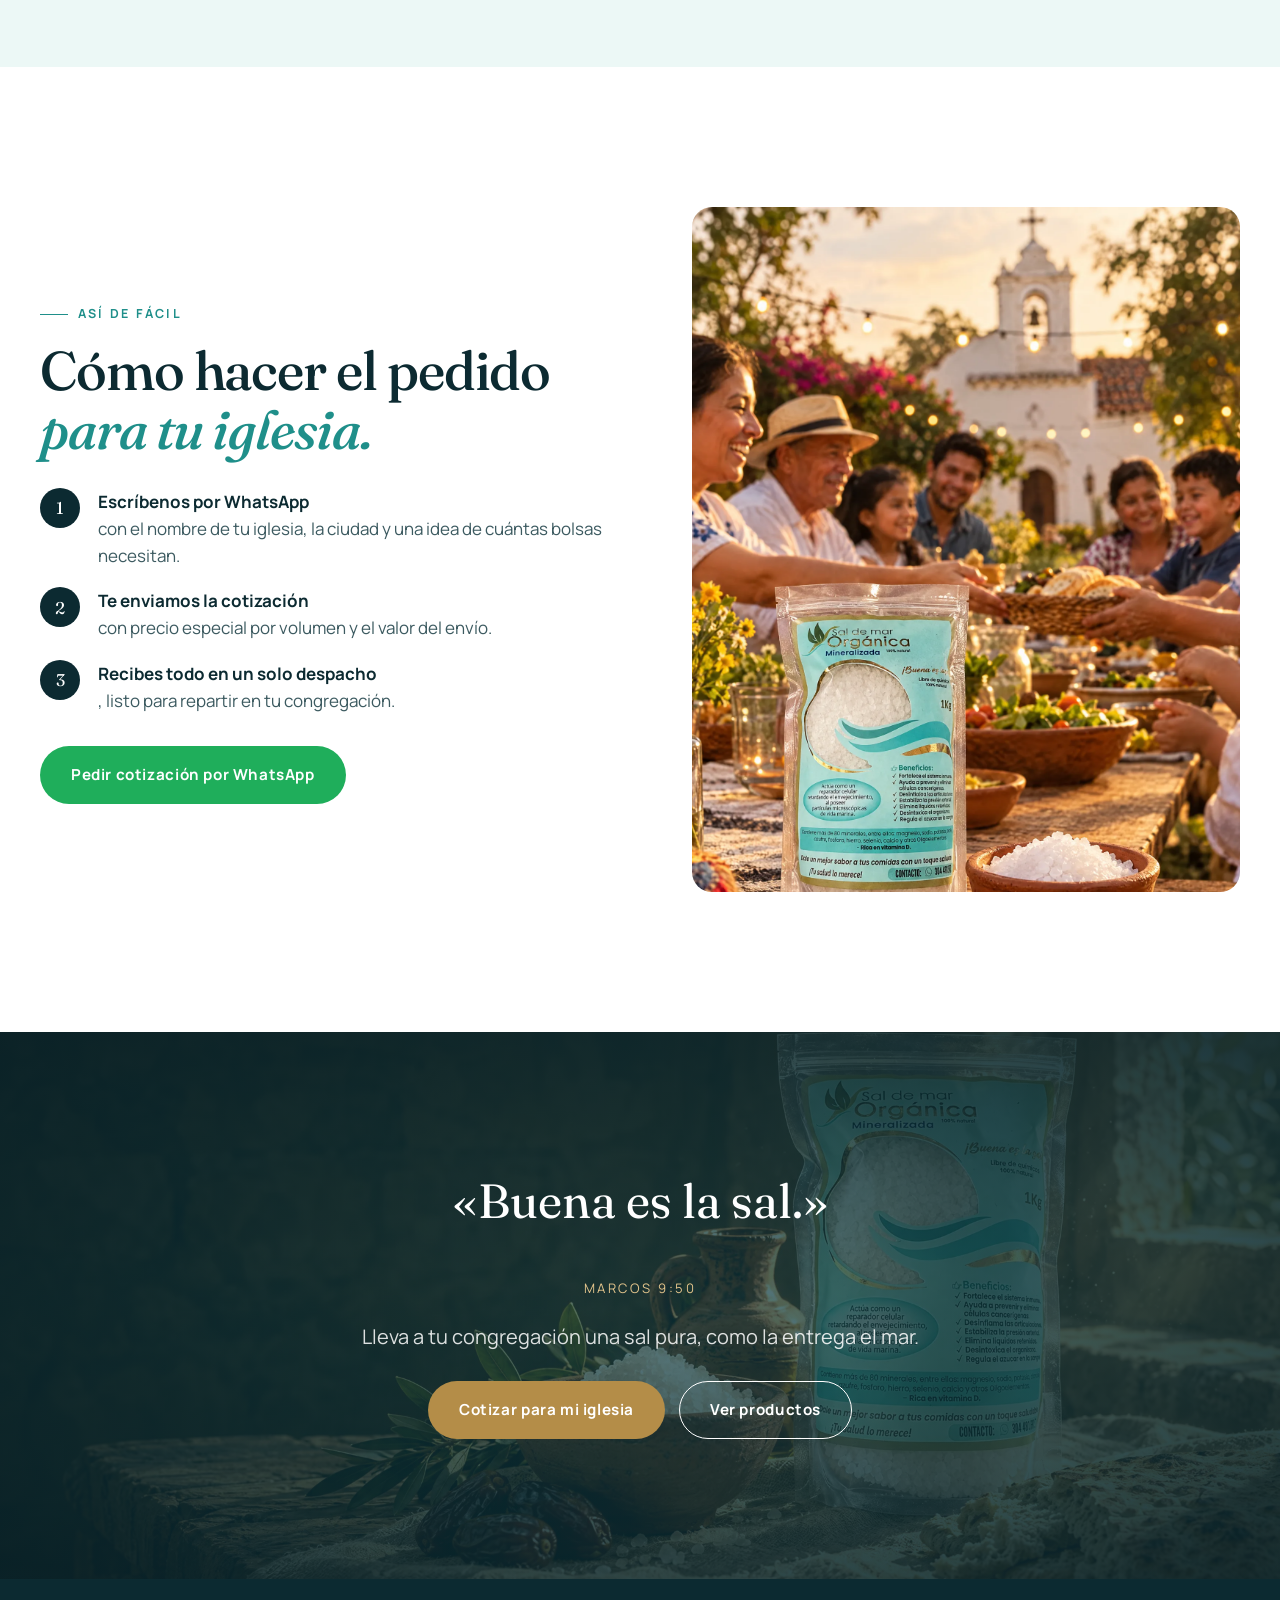
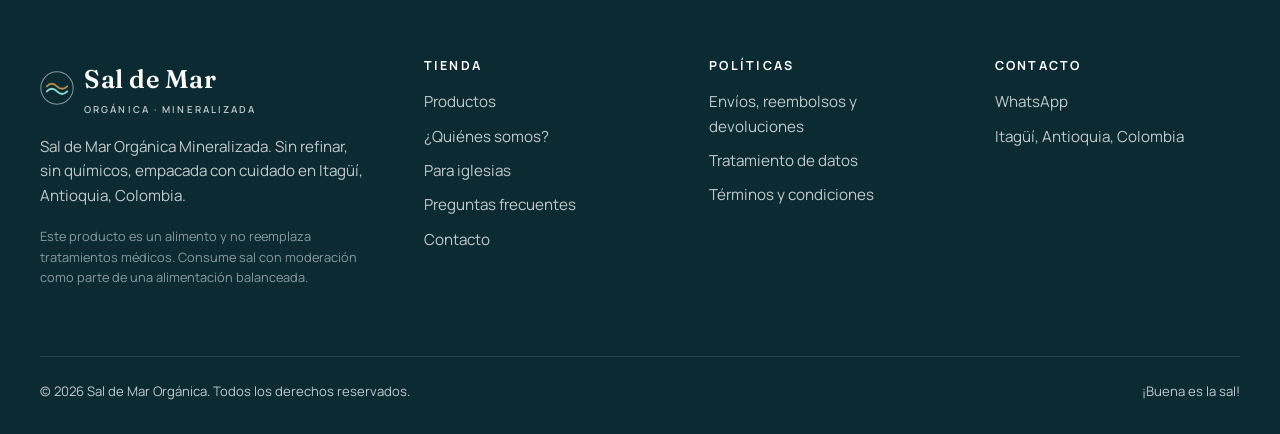
<file: sal-de-la-tierra.html>
<!doctype html>
<html lang="es-CO" class="no-js">
<head>
  <meta charset="utf-8">
  <meta name="viewport" content="width=device-width, initial-scale=1">
  <title>Sal de la tierra · Sal de mar para iglesias y ministerios</title>
  <meta name="description" content="«Vosotros sois la sal de la tierra». Sal de mar sin refinar, hecha como en los tiempos bíblicos: agua de mar, sol y viento. Pedidos especiales para iglesias, ministerios y eventos.">
  <meta name="theme-color" content="#0c2a31">
  <meta name="color-scheme" content="only light">
  <meta property="og:title" content="Sal de la tierra · Sal de mar para iglesias">
  <meta property="og:description" content="Sal de mar sin refinar, como en los tiempos bíblicos. Pedidos especiales para iglesias y ministerios.">
  <meta property="og:image" content="assets/img/tierra-desktop.webp">
  <link rel="icon" href="assets/favicon.svg" type="image/svg+xml">
  <link rel="preconnect" href="https://fonts.googleapis.com">
  <link rel="preconnect" href="https://fonts.gstatic.com" crossorigin>
  <link href="https://fonts.googleapis.com/css2?family=Fraunces:ital,opsz,wght@0,9..144,400;0,9..144,500;0,9..144,600;1,9..144,400&family=Manrope:wght@400;500;600;700&display=swap" rel="stylesheet">
  <link rel="stylesheet" href="css/styles.css">
</head>
<body data-page="iglesias">
  <header id="site-header"></header>
  <main>
    <section class="sdt-hero" aria-label="Sal de la tierra">
      <picture>
        <source media="(max-width: 700px)" srcset="assets/img/tierra-mobile.webp">
        <img src="assets/img/tierra-desktop.webp" alt="Bolsa de sal de mar sobre una mesa rústica con pan, aceite de oliva y un cuenco de barro con sal">
      </picture>
      <div class="sdt-shade"></div>
      <div class="container sdt-hero-content">
        <span class="eyebrow">Para iglesias y ministerios</span>
        <h1>Vosotros sois <span class="italic">la sal de la tierra.</span></h1>
        <p class="sdt-ref">Mateo 5:13</p>
        <p class="lead">Una sal como la de los tiempos bíblicos: agua de mar, sol y viento. Sin refinar, sin químicos, sin procesos alterados por el hombre.</p>
        <div class="hero-actions">
          <a class="btn btn-gold" data-wa="Hola, escribo de parte de una iglesia y quiero información de pedidos especiales para nuestra congregación." href="#" target="_blank" rel="noopener">Cotizar para mi iglesia</a>
          <a class="btn btn-ghost" href="#versiculos">Ver lo que dice la Palabra</a>
        </div>
      </div>
    </section>

    <div class="marquee" aria-hidden="true">
      <div class="marquee-track">
        <span>Buena es la sal · Marcos 9:50</span><span>Sin refinar</span><span>Como en los tiempos bíblicos</span><span>Precios por volumen para iglesias</span>
        <span>Buena es la sal · Marcos 9:50</span><span>Sin refinar</span><span>Como en los tiempos bíblicos</span><span>Precios por volumen para iglesias</span>
      </div>
    </div>

    <section class="section" id="versiculos">
      <div class="container center">
        <span class="eyebrow reveal">La sal en la Palabra</span>
        <h2 class="reveal">Una sal con <span class="italic">propósito.</span></h2>
        <p class="lead reveal" style="margin-inline:auto">La sal aparece en la Biblia como símbolo de pureza, de alianza y de sabor. Por eso nuestro lema es el mismo de Jesús: <strong>¡Buena es la sal!</strong></p>
        <div class="verses">
          <figure class="verse reveal">
            <blockquote>«Vosotros sois la sal de la tierra.»</blockquote>
            <figcaption>Mateo 5:13</figcaption>
          </figure>
          <figure class="verse reveal">
            <blockquote>«Buena es la sal… Tened en vosotros mismos sal; y tened paz los unos con los otros.»</blockquote>
            <figcaption>Marcos 9:50</figcaption>
          </figure>
          <figure class="verse reveal">
            <blockquote>«Sea vuestra palabra siempre con gracia, sazonada con sal.»</blockquote>
            <figcaption>Colosenses 4:6</figcaption>
          </figure>
          <figure class="verse reveal">
            <blockquote>«En toda ofrenda tuya ofrecerás sal.»</blockquote>
            <figcaption>Levítico 2:13</figcaption>
          </figure>
        </div>
        <p class="note reveal" style="margin-top:28px">Versión Reina-Valera 1909.</p>
      </div>
    </section>

    <section class="section" style="background:var(--white)">
      <div class="container story">
        <div class="story-media reveal"><img src="assets/img/tierra-manos.webp" alt="Manos dejando caer sal de mar en un cuenco de barro junto a un libro antiguo" loading="lazy"></div>
        <div>
          <span class="eyebrow reveal">Como la usaban nuestros antiguos</span>
          <h2 class="reveal">La sal de siempre, <span class="italic">sin alterar.</span></h2>
          <p class="reveal">En los tiempos bíblicos la sal se obtenía de la forma más sencilla: dejando que el sol y el viento evaporaran el agua del mar. No había refinerías, ni blanqueadores, ni antiaglomerantes.</p>
          <p class="reveal">Nuestra sal se hace igual. La empacamos tal como la entrega el mar, con sus minerales y su grano natural, sin pasar por los procesos industriales que dejan la sal de mesa común casi en solo cloruro de sodio.</p>
          <ul class="check-list reveal">
            <li><span><strong>Evaporación natural</strong> con sol y viento, el método más antiguo.</span></li>
            <li><span><strong>Sin refinar ni blanquear.</strong> Nada se le quita, nada se le agrega.</span></li>
            <li><span><strong>Sin químicos ni aditivos.</strong> Solo sal de mar.</span></li>
          </ul>
        </div>
      </div>
    </section>

    <section class="section">
      <div class="container center">
        <span class="eyebrow reveal">Para tu iglesia</span>
        <h2 class="reveal">Sal para compartir <span class="italic">con tu congregación.</span></h2>
        <div class="values" style="text-align:left">
          <article class="value reveal">
            <div class="pillar-icon"><svg viewBox="0 0 24 24" fill="none" stroke="currentColor" stroke-width="1.6" stroke-linecap="round" stroke-linejoin="round"><circle cx="9" cy="8" r="3"/><circle cx="17" cy="9" r="2.4"/><path d="M3 20c0-3.3 2.7-6 6-6s6 2.7 6 6"/><path d="M15 15.2c.6-.2 1.3-.2 2-.2 2.5 0 4 1.8 4 5"/></svg></div>
            <h3>Pedidos para la congregación</h3>
            <p>Reúne los pedidos de los hermanos y recíbelos juntos, con precio especial por volumen.</p>
          </article>
          <article class="value reveal">
            <div class="pillar-icon"><svg viewBox="0 0 24 24" fill="none" stroke="currentColor" stroke-width="1.6" stroke-linecap="round" stroke-linejoin="round"><rect x="3" y="8" width="18" height="13" rx="2"/><path d="M12 8v13"/><path d="M3 12h18"/><path d="M12 8c-2-3-6-3-6 0h6zm0 0c2-3 6-3 6 0h-6z"/></svg></div>
            <h3>Regalos y detalles</h3>
            <p>Un detalle con mensaje para pastores, líderes, visitantes, bautizos y fechas especiales.</p>
          </article>
          <article class="value reveal">
            <div class="pillar-icon"><svg viewBox="0 0 24 24" fill="none" stroke="currentColor" stroke-width="1.6" stroke-linecap="round" stroke-linejoin="round"><path d="M3 21h18"/><path d="M5 21V10l7-6 7 6v11"/><path d="M10 21v-6h4v6"/></svg></div>
            <h3>Retiros, eventos y comedores</h3>
            <p>Para la cocina de los retiros, campamentos, almuerzos comunitarios y comedores de la iglesia.</p>
          </article>
          <article class="value reveal">
            <div class="pillar-icon"><svg viewBox="0 0 24 24" fill="none" stroke="currentColor" stroke-width="1.6" stroke-linecap="round" stroke-linejoin="round"><path d="M12 2v20"/><path d="M17 6H9.5a3.5 3.5 0 0 0 0 7h5a3.5 3.5 0 0 1 0 7H6"/></svg></div>
            <h3>Actividades para recaudar fondos</h3>
            <p>La iglesia compra a precio especial y ofrece la sal en sus actividades para apoyar sus proyectos y misiones.</p>
          </article>
        </div>
      </div>
    </section>

    <section class="section wellness" id="bienestar">
      <div class="container wellness-grid">
        <div class="wellness-media reveal">
          <img src="assets/img/bano.webp" alt="Tina con agua tibia y sal de mar junto a la bolsa de Sal de Mar Orgánica" loading="lazy">
          <img src="assets/img/pies.webp" alt="Baño de pies con agua tibia y sal de mar" loading="lazy">
        </div>
        <div>
          <span class="eyebrow reveal">Cuidado del cuerpo</span>
          <h2 class="reveal">Rituales de bienestar <span class="italic">con sal de mar</span>.</h2>
          <p class="lead reveal">Desde los tiempos bíblicos el agua de mar y la sal acompañan el descanso del cuerpo. Lleva esa tradición a tu casa y compártela con tu congregación.</p>
          <div class="rituals">
            <article class="ritual reveal">
              <div class="pillar-icon"><svg viewBox="0 0 24 24" fill="none" stroke="currentColor" stroke-width="1.6" stroke-linecap="round" stroke-linejoin="round"><path d="M3 12h18v3a5 5 0 0 1-5 5H8a5 5 0 0 1-5-5v-3z"/><path d="M6 12V6a2 2 0 0 1 4 0"/><path d="M7 20l-1 2M17 20l1 2"/></svg></div>
              <div><h3>Baño de inmersión relajante</h3><p>Disuelve la sal en la tina con agua tibia y sumérgete unos minutos. Ideal para descansar después de un día largo o de hacer ejercicio.</p><small>1 taza (≈ 250 g) · 15 a 20 minutos</small></div>
            </article>
            <article class="ritual reveal">
              <div class="pillar-icon"><svg viewBox="0 0 24 24" fill="none" stroke="currentColor" stroke-width="1.6" stroke-linecap="round" stroke-linejoin="round"><path d="M8 3c-2 3-2 7 0 10s2 6 0 8"/><path d="M14 3c2 2 3 5 2 8"/><path d="M3 18c3-1.5 6-1.5 9 0s6 1.5 9 0"/></svg></div>
              <div><h3>Baño de pies</h3><p>Una ponchera con agua tibia y sal para consentir tus pies cansados y sentir alivio al final de la jornada.</p><small>3 cucharadas · 10 a 15 minutos</small></div>
            </article>
            <article class="ritual reveal">
              <div class="pillar-icon"><svg viewBox="0 0 24 24" fill="none" stroke="currentColor" stroke-width="1.6" stroke-linecap="round" stroke-linejoin="round"><path d="M12 3c3.5 4.2 6 7.3 6 10.5a6 6 0 0 1-12 0C6 10.3 8.5 7.2 12 3z"/><path d="M9 14h6"/></svg></div>
              <div><h3>Exfoliante natural</h3><p>Mezcla la sal con aceite de coco o de oliva y masajea suavemente la piel en la ducha. Deja una sensación suave y renovada.</p><small>2 cucharadas de sal + 1 de aceite · 1 vez por semana</small></div>
            </article>
            <article class="ritual reveal">
              <div class="pillar-icon"><svg viewBox="0 0 24 24" fill="none" stroke="currentColor" stroke-width="1.6" stroke-linecap="round" stroke-linejoin="round"><path d="M12 3v4M5 8l2 2M19 8l-2 2"/><circle cx="12" cy="15" r="5"/><path d="M10 15h4"/></svg></div>
              <div><h3>Gárgaras de agua tibia con sal</h3><p>Un remedio casero tradicional: disuelve una pizca en un vaso de agua tibia y haz gárgaras.</p><small>½ cucharadita en 1 vaso de agua tibia</small></div>
            </article>
          </div>
          <p class="note reveal">Uso externo y tradicional, como complemento de tu bienestar. No reemplaza tratamientos médicos. Evita aplicarla sobre heridas abiertas o piel irritada, y si tienes una condición de salud consulta a tu médico.</p>
        </div>
      </div>
    </section>

    <section class="section" style="background:var(--white)">
      <div class="container story">
        <div>
          <span class="eyebrow reveal">Así de fácil</span>
          <h2 class="reveal">Cómo hacer el pedido <span class="italic">para tu iglesia.</span></h2>
          <ol class="steps reveal">
            <li><strong>Escríbenos por WhatsApp</strong> con el nombre de tu iglesia, la ciudad y una idea de cuántas bolsas necesitan.</li>
            <li><strong>Te enviamos la cotización</strong> con precio especial por volumen y el valor del envío.</li>
            <li><strong>Recibes todo en un solo despacho</strong>, listo para repartir en tu congregación.</li>
          </ol>
          <a class="btn btn-wa reveal" data-wa="Hola, escribo de parte de una iglesia y quiero una cotización. Iglesia: ___ · Ciudad: ___ · Cantidad aproximada: ___ bolsas." href="#" target="_blank" rel="noopener">Pedir cotización por WhatsApp</a>
        </div>
        <div class="story-media reveal"><img src="assets/img/tierra-comunidad.webp" alt="Comunidad de iglesia compartiendo una comida con sal de mar en la mesa" loading="lazy"></div>
      </div>
    </section>

    <section class="section cta-final">
      <img src="assets/img/tierra-desktop.webp" alt="" loading="lazy">
      <div class="container">
        <p class="quote-block">«Buena es la sal.»</p>
        <p class="sdt-ref" style="margin-top:12px">Marcos 9:50</p>
        <p class="lead" style="margin-inline:auto">Lleva a tu congregación una sal pura, como la entrega el mar.</p>
        <div class="hero-actions" style="margin-top:28px">
          <a class="btn btn-gold" data-wa="Hola, escribo de parte de una iglesia y quiero información de pedidos especiales para nuestra congregación." href="#" target="_blank" rel="noopener">Cotizar para mi iglesia</a>
          <a class="btn btn-ghost" href="index.html#productos">Ver productos</a>
        </div>
      </div>
    </section>
  </main>
  <footer id="site-footer"></footer>
  <script src="js/config.js"></script>
  <script src="js/data.js"></script>
  <script src="js/main.js"></script>
</body>
</html>
</file>
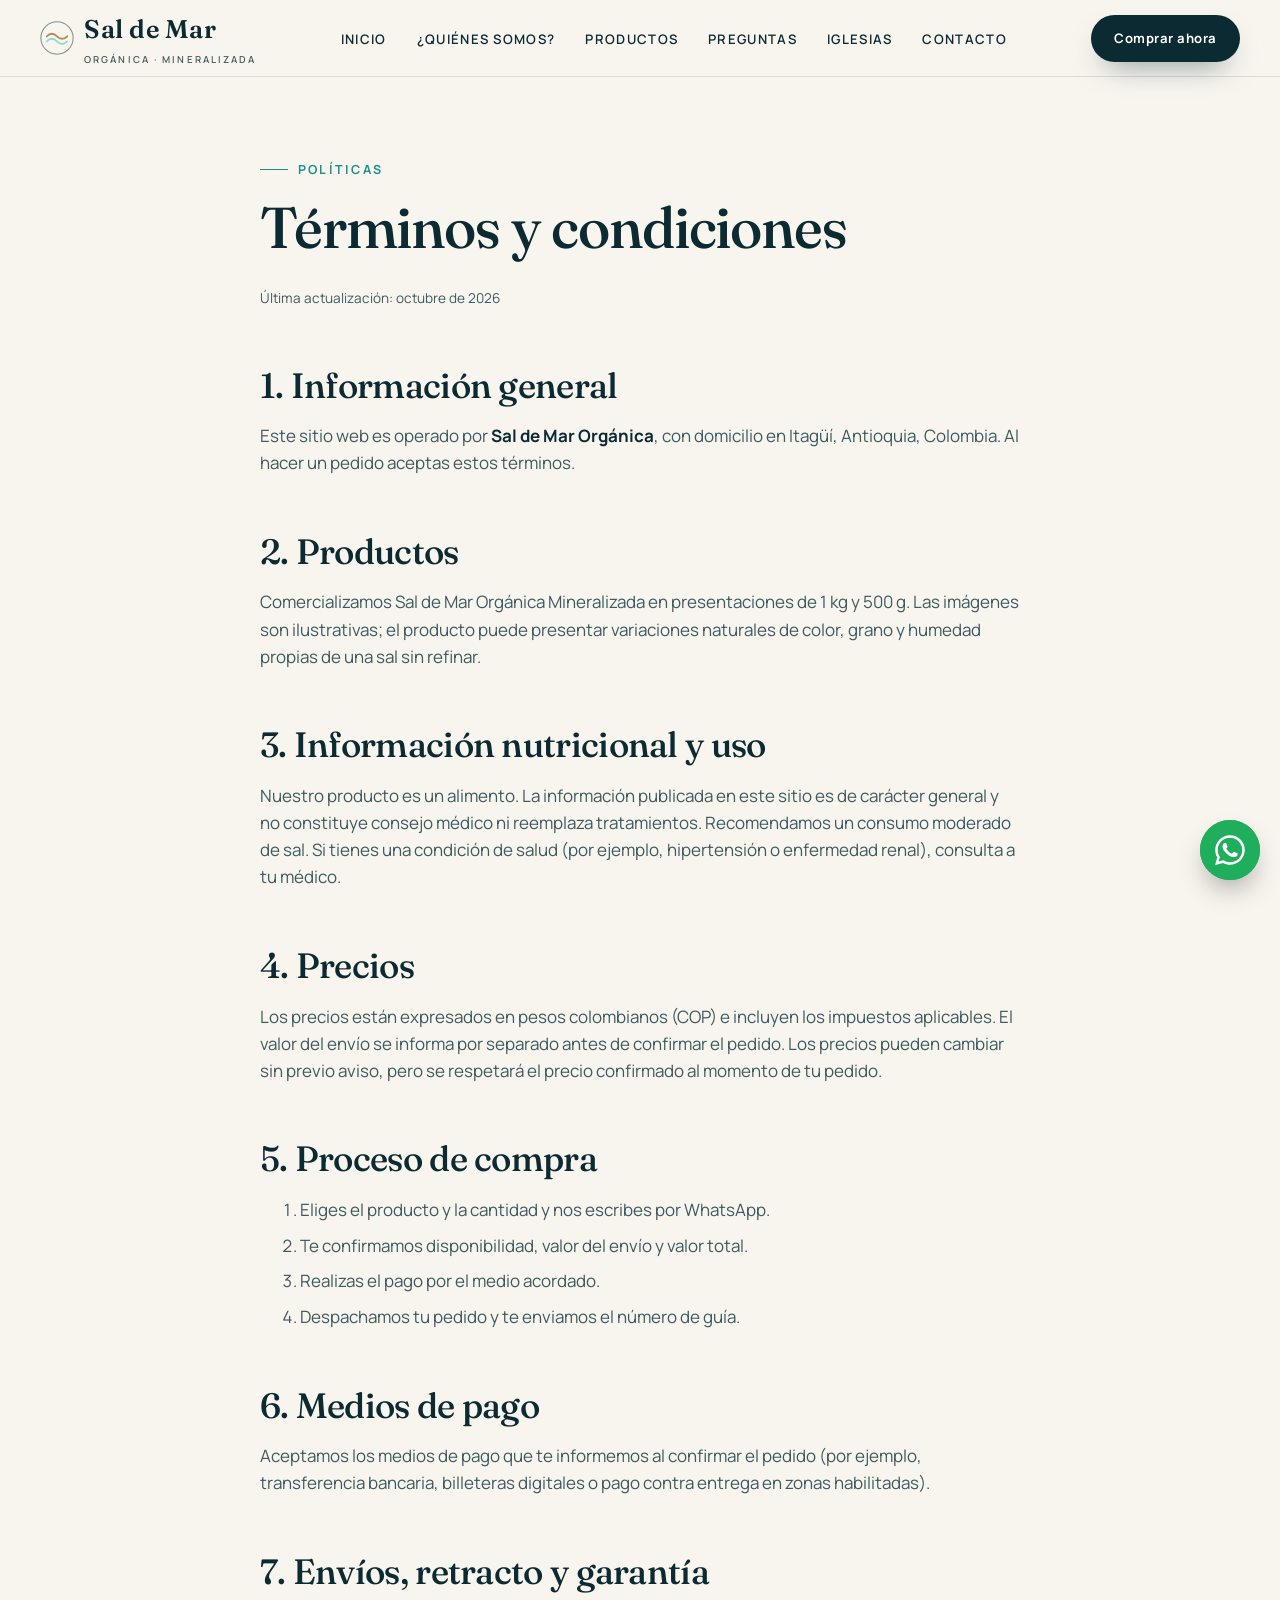
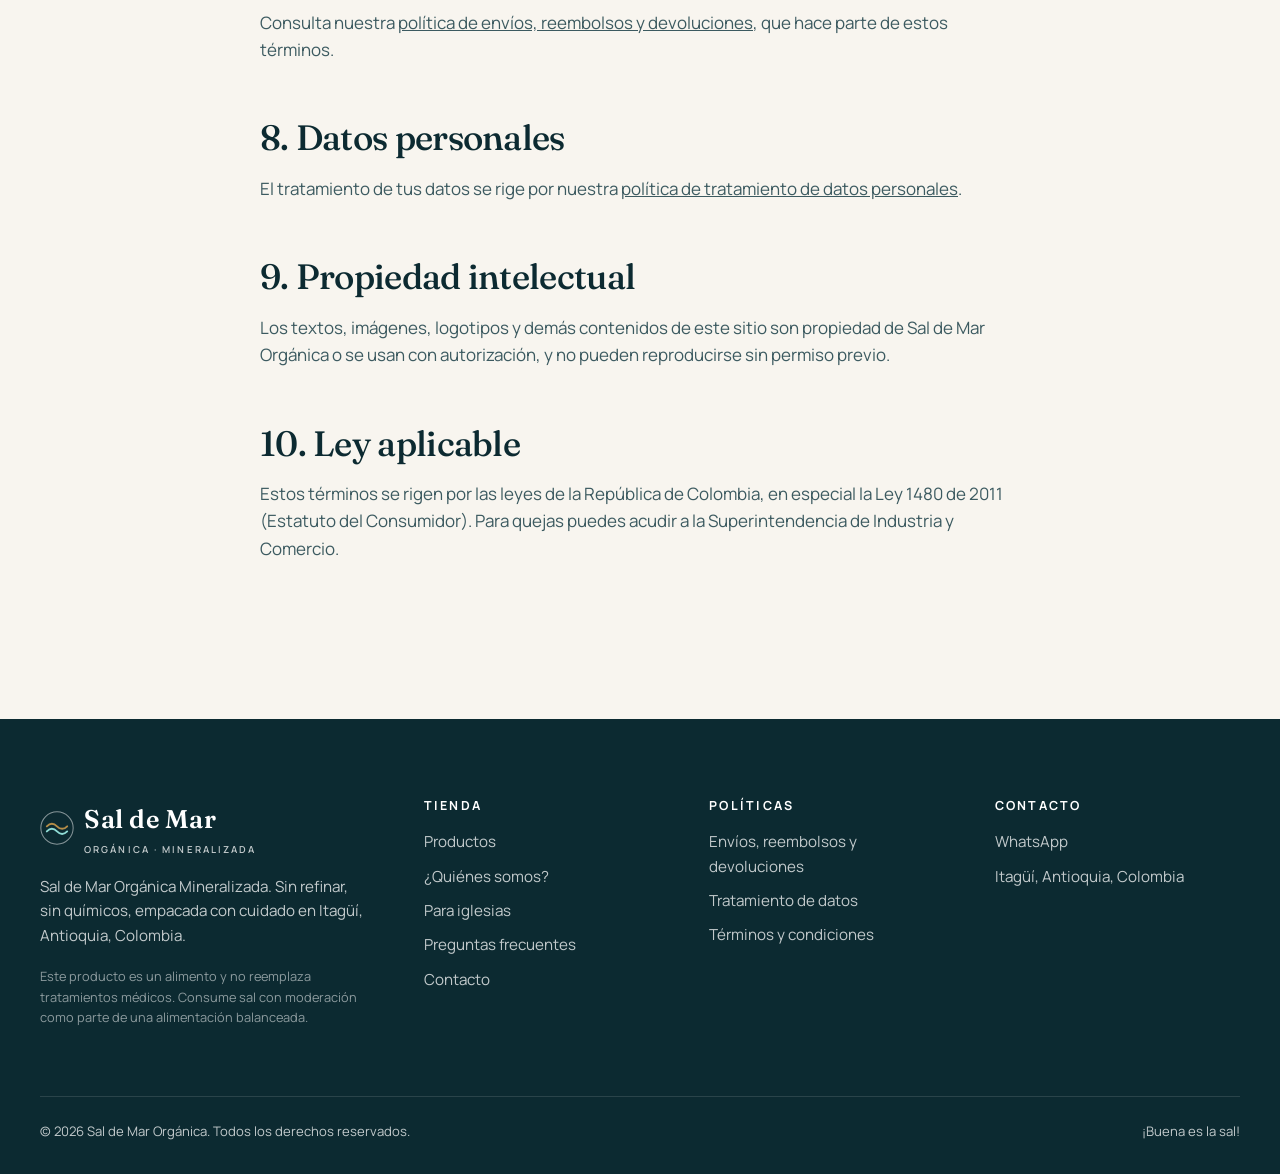
<file: terminos-y-condiciones.html>
<!doctype html>
<html lang="es-CO" class="no-js">
<head>
  <meta charset="utf-8">
  <meta name="viewport" content="width=device-width, initial-scale=1">
  <title>Términos y condiciones · Sal de Mar Orgánica</title>
  <meta name="description" content="Términos y condiciones de compra de Sal de Mar Orgánica.">
  <meta name="theme-color" content="#0c2a31">
  <meta name="color-scheme" content="only light">
  <link rel="icon" href="assets/favicon.svg" type="image/svg+xml">
  <link rel="preconnect" href="https://fonts.googleapis.com">
  <link rel="preconnect" href="https://fonts.gstatic.com" crossorigin>
  <link href="https://fonts.googleapis.com/css2?family=Fraunces:ital,opsz,wght@0,9..144,400;0,9..144,500;0,9..144,600;1,9..144,400&family=Manrope:wght@400;500;600;700&display=swap" rel="stylesheet">
  <link rel="stylesheet" href="css/styles.css">
</head>
<body data-page="politicas" data-header="light">
  <header id="site-header"></header>
  <main>
    <section class="section" style="padding-top:150px">
      <div class="container prose">
        <span class="eyebrow">Políticas</span>
        <h1 style="font-size:clamp(2.2rem,5vw,3.6rem)">Términos y condiciones</h1>
        <p class="updated">Última actualización: octubre de 2026</p>

        <h2>1. Información general</h2>
        <p>Este sitio web es operado por <strong data-site="empresa.razonSocial">Sal de Mar Orgánica</strong>, con domicilio en <span data-site="empresa.ciudad">Itagüí, Antioquia, Colombia</span>. Al hacer un pedido aceptas estos términos.</p>

        <h2>2. Productos</h2>
        <p>Comercializamos Sal de Mar Orgánica Mineralizada en presentaciones de 1 kg y 500 g. Las imágenes son ilustrativas; el producto puede presentar variaciones naturales de color, grano y humedad propias de una sal sin refinar.</p>

        <h2>3. Información nutricional y uso</h2>
        <p>Nuestro producto es un alimento. La información publicada en este sitio es de carácter general y no constituye consejo médico ni reemplaza tratamientos. Recomendamos un consumo moderado de sal. Si tienes una condición de salud (por ejemplo, hipertensión o enfermedad renal), consulta a tu médico.</p>

        <h2>4. Precios</h2>
        <p>Los precios están expresados en pesos colombianos (COP) e incluyen los impuestos aplicables. El valor del envío se informa por separado antes de confirmar el pedido. Los precios pueden cambiar sin previo aviso, pero se respetará el precio confirmado al momento de tu pedido.</p>

        <h2>5. Proceso de compra</h2>
        <ol>
          <li>Eliges el producto y la cantidad y nos escribes por WhatsApp.</li>
          <li>Te confirmamos disponibilidad, valor del envío y valor total.</li>
          <li>Realizas el pago por el medio acordado.</li>
          <li>Despachamos tu pedido y te enviamos el número de guía.</li>
        </ol>

        <h2>6. Medios de pago</h2>
        <p>Aceptamos los medios de pago que te informemos al confirmar el pedido (por ejemplo, transferencia bancaria, billeteras digitales o pago contra entrega en zonas habilitadas).</p>

        <h2>7. Envíos, retracto y garantía</h2>
        <p>Consulta nuestra <a href="envios-y-devoluciones.html">política de envíos, reembolsos y devoluciones</a>, que hace parte de estos términos.</p>

        <h2>8. Datos personales</h2>
        <p>El tratamiento de tus datos se rige por nuestra <a href="tratamiento-de-datos.html">política de tratamiento de datos personales</a>.</p>

        <h2>9. Propiedad intelectual</h2>
        <p>Los textos, imágenes, logotipos y demás contenidos de este sitio son propiedad de Sal de Mar Orgánica o se usan con autorización, y no pueden reproducirse sin permiso previo.</p>

        <h2>10. Ley aplicable</h2>
        <p>Estos términos se rigen por las leyes de la República de Colombia, en especial la Ley 1480 de 2011 (Estatuto del Consumidor). Para quejas puedes acudir a la Superintendencia de Industria y Comercio.</p>
      </div>
    </section>
  </main>
  <footer id="site-footer"></footer>
  <script src="js/config.js"></script>
  <script src="js/data.js"></script>
  <script src="js/main.js"></script>
</body>
</html>
</file>
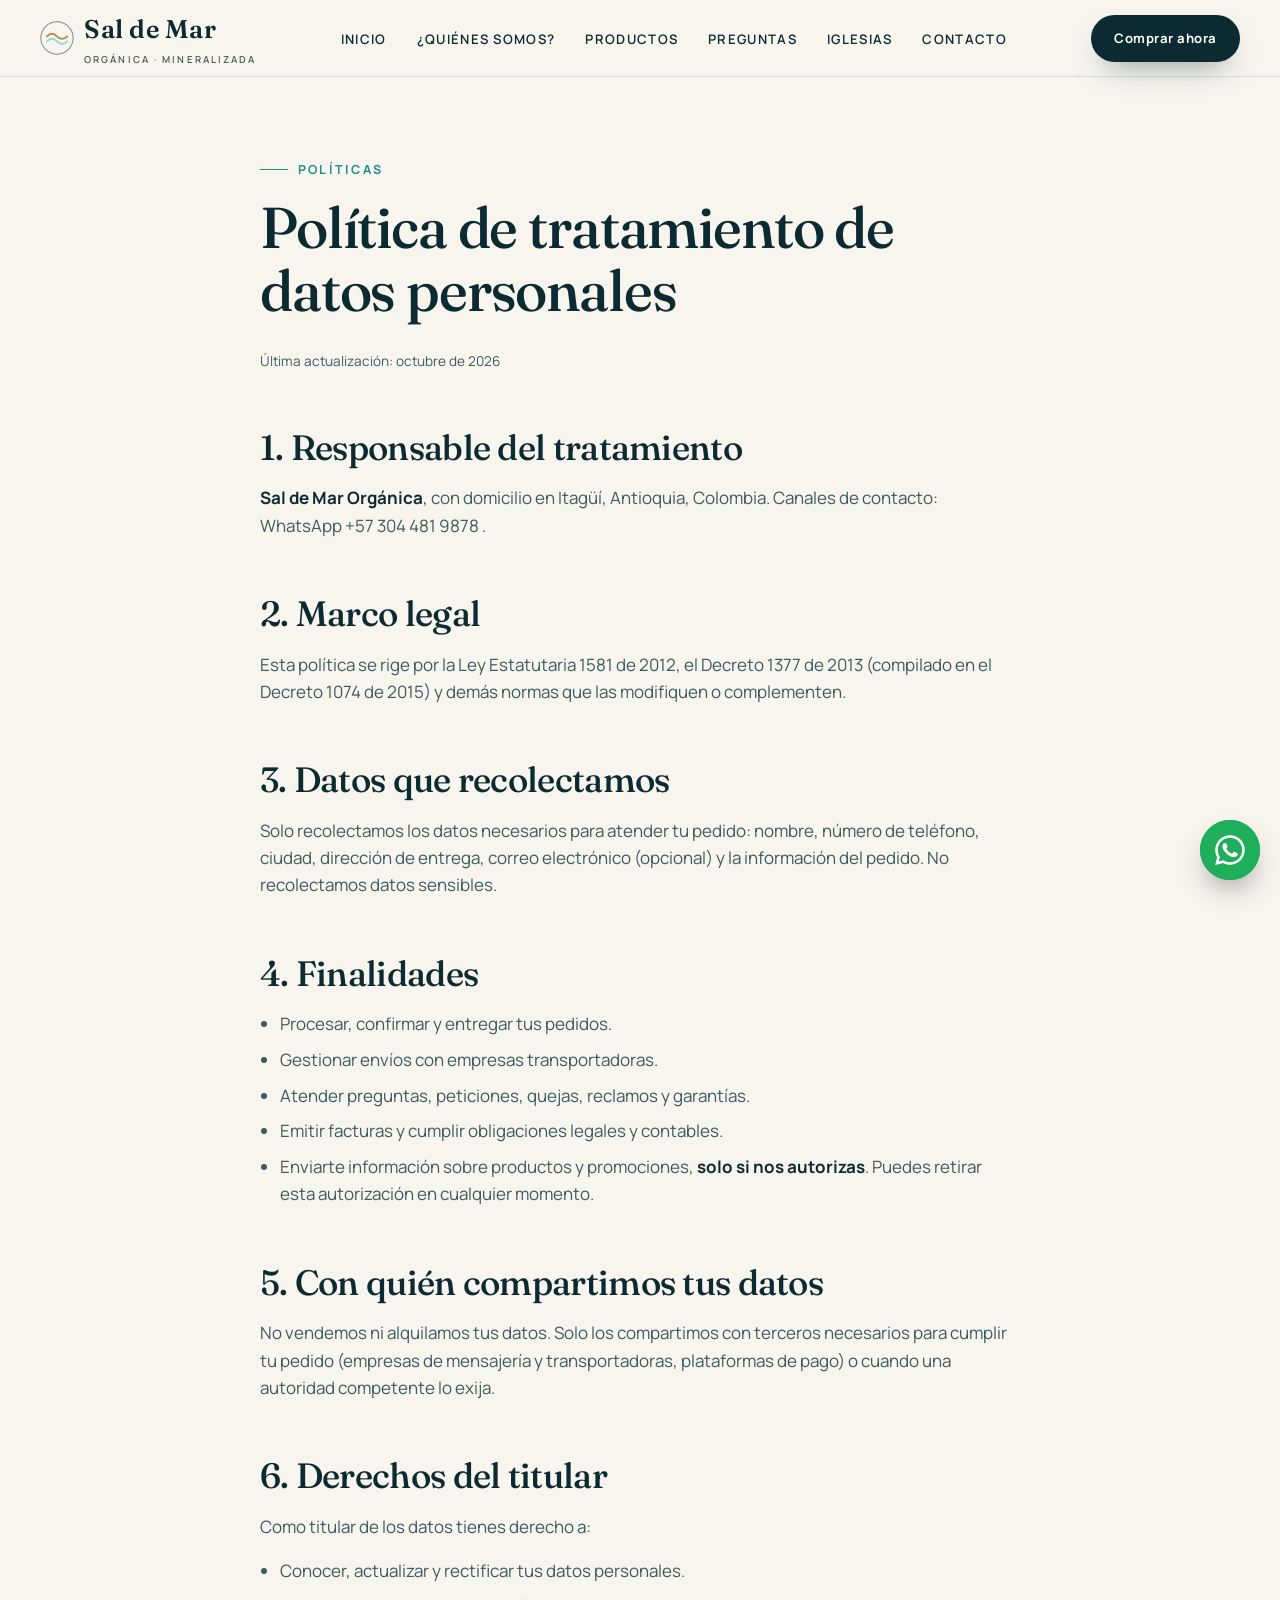
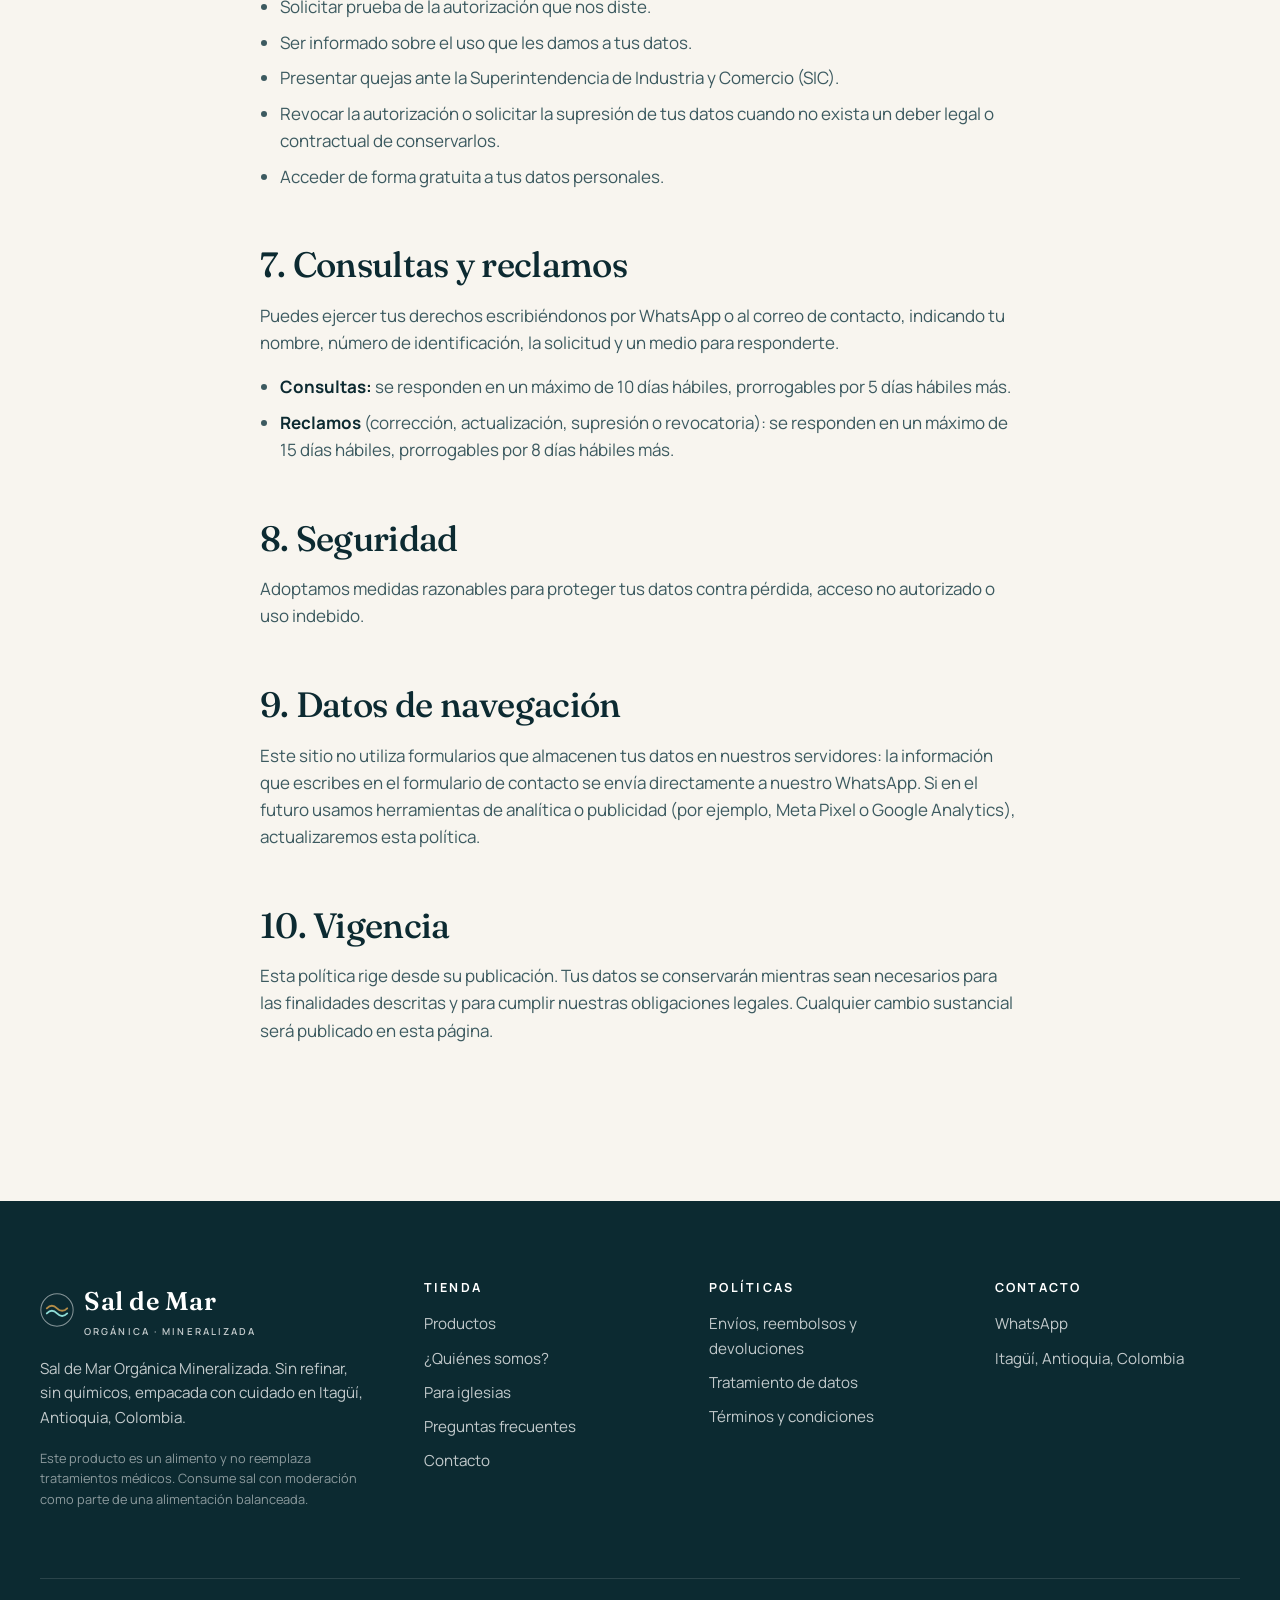
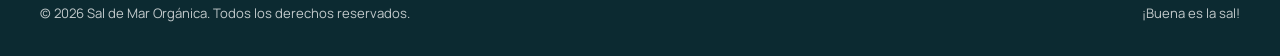
<file: tratamiento-de-datos.html>
<!doctype html>
<html lang="es-CO" class="no-js">
<head>
  <meta charset="utf-8">
  <meta name="viewport" content="width=device-width, initial-scale=1">
  <title>Política de tratamiento de datos personales · Sal de Mar Orgánica</title>
  <meta name="description" content="Política de tratamiento de datos personales de Sal de Mar Orgánica conforme a la Ley 1581 de 2012.">
  <meta name="theme-color" content="#0c2a31">
  <meta name="color-scheme" content="only light">
  <link rel="icon" href="assets/favicon.svg" type="image/svg+xml">
  <link rel="preconnect" href="https://fonts.googleapis.com">
  <link rel="preconnect" href="https://fonts.gstatic.com" crossorigin>
  <link href="https://fonts.googleapis.com/css2?family=Fraunces:ital,opsz,wght@0,9..144,400;0,9..144,500;0,9..144,600;1,9..144,400&family=Manrope:wght@400;500;600;700&display=swap" rel="stylesheet">
  <link rel="stylesheet" href="css/styles.css">
</head>
<body data-page="politicas" data-header="light">
  <header id="site-header"></header>
  <main>
    <section class="section" style="padding-top:150px">
      <div class="container prose">
        <span class="eyebrow">Políticas</span>
        <h1 style="font-size:clamp(2.2rem,5vw,3.6rem)">Política de tratamiento de datos personales</h1>
        <p class="updated">Última actualización: octubre de 2026</p>

        <h2>1. Responsable del tratamiento</h2>
        <p><strong data-site="empresa.razonSocial">Sal de Mar Orgánica</strong><span id="nit"></span>, con domicilio en <span data-site="empresa.ciudad">Itagüí, Antioquia, Colombia</span>. Canales de contacto: WhatsApp <span id="wa-num"></span> <span data-requires="email">y correo <span data-site="email">correo</span></span>.</p>

        <h2>2. Marco legal</h2>
        <p>Esta política se rige por la Ley Estatutaria 1581 de 2012, el Decreto 1377 de 2013 (compilado en el Decreto 1074 de 2015) y demás normas que las modifiquen o complementen.</p>

        <h2>3. Datos que recolectamos</h2>
        <p>Solo recolectamos los datos necesarios para atender tu pedido: nombre, número de teléfono, ciudad, dirección de entrega, correo electrónico (opcional) y la información del pedido. No recolectamos datos sensibles.</p>

        <h2>4. Finalidades</h2>
        <ul>
          <li>Procesar, confirmar y entregar tus pedidos.</li>
          <li>Gestionar envíos con empresas transportadoras.</li>
          <li>Atender preguntas, peticiones, quejas, reclamos y garantías.</li>
          <li>Emitir facturas y cumplir obligaciones legales y contables.</li>
          <li>Enviarte información sobre productos y promociones, <strong>solo si nos autorizas</strong>. Puedes retirar esta autorización en cualquier momento.</li>
        </ul>

        <h2>5. Con quién compartimos tus datos</h2>
        <p>No vendemos ni alquilamos tus datos. Solo los compartimos con terceros necesarios para cumplir tu pedido (empresas de mensajería y transportadoras, plataformas de pago) o cuando una autoridad competente lo exija.</p>

        <h2>6. Derechos del titular</h2>
        <p>Como titular de los datos tienes derecho a:</p>
        <ul>
          <li>Conocer, actualizar y rectificar tus datos personales.</li>
          <li>Solicitar prueba de la autorización que nos diste.</li>
          <li>Ser informado sobre el uso que les damos a tus datos.</li>
          <li>Presentar quejas ante la Superintendencia de Industria y Comercio (SIC).</li>
          <li>Revocar la autorización o solicitar la supresión de tus datos cuando no exista un deber legal o contractual de conservarlos.</li>
          <li>Acceder de forma gratuita a tus datos personales.</li>
        </ul>

        <h2>7. Consultas y reclamos</h2>
        <p>Puedes ejercer tus derechos escribiéndonos por WhatsApp o al correo de contacto, indicando tu nombre, número de identificación, la solicitud y un medio para responderte.</p>
        <ul>
          <li><strong>Consultas:</strong> se responden en un máximo de 10 días hábiles, prorrogables por 5 días hábiles más.</li>
          <li><strong>Reclamos</strong> (corrección, actualización, supresión o revocatoria): se responden en un máximo de 15 días hábiles, prorrogables por 8 días hábiles más.</li>
        </ul>

        <h2>8. Seguridad</h2>
        <p>Adoptamos medidas razonables para proteger tus datos contra pérdida, acceso no autorizado o uso indebido.</p>

        <h2>9. Datos de navegación</h2>
        <p>Este sitio no utiliza formularios que almacenen tus datos en nuestros servidores: la información que escribes en el formulario de contacto se envía directamente a nuestro WhatsApp. Si en el futuro usamos herramientas de analítica o publicidad (por ejemplo, Meta Pixel o Google Analytics), actualizaremos esta política.</p>

        <h2>10. Vigencia</h2>
        <p>Esta política rige desde su publicación. Tus datos se conservarán mientras sean necesarios para las finalidades descritas y para cumplir nuestras obligaciones legales. Cualquier cambio sustancial será publicado en esta página.</p>
      </div>
    </section>
  </main>
  <footer id="site-footer"></footer>
  <script src="js/config.js"></script>
  <script src="js/data.js"></script>
  <script src="js/main.js"></script>
  <script>
    document.getElementById("wa-num").textContent = "+" + SITE.whatsapp.replace(/^57(\d{3})(\d{3})(\d{4})$/, "57 $1 $2 $3");
    if (SITE.empresa.nit) document.getElementById("nit").textContent = ", identificada con NIT " + SITE.empresa.nit;
  </script>
</body>
</html>
</file>
<file: css/styles.css>
/* ==========================================================================
   NACY · Sal de Mar Orgánica Mineralizada
   ========================================================================== */

:root {
  color-scheme: only light; /* evita que el modo noche del navegador cambie los colores */
  --ink: #0c2a31;
  --ink-soft: #3c5a60;
  --sea: #13606a;
  --teal: #1f8f8a;
  --aqua: #8fdcd5;
  --aqua-50: #ecf8f6;
  --gold: #b48d48;
  --gold-soft: #e9dcc0;
  --sand: #f8f5ef;
  --white: #ffffff;
  --line: rgba(12, 42, 49, 0.12);

  --font-display: "Fraunces", Georgia, serif;
  --font-body: "Manrope", system-ui, sans-serif;

  --radius: 20px;
  --radius-sm: 12px;
  --shadow: 0 20px 50px -24px rgba(12, 42, 49, 0.35);
  --container: 1200px;
  --gutter: clamp(16px, 4vw, 40px);
  --ease: cubic-bezier(0.22, 1, 0.36, 1);
}

*,
*::before,
*::after { box-sizing: border-box; }

html { scroll-behavior: smooth; -webkit-text-size-adjust: 100%; background: var(--sand); color: var(--ink); }

body {
  margin: 0;
  font-family: var(--font-body);
  font-size: 17px;
  line-height: 1.6;
  color: var(--ink);
  background: var(--sand);
  -webkit-font-smoothing: antialiased;
  overflow-x: hidden;
}

img, video { display: block; max-width: 100%; }
a { color: inherit; }
button { font: inherit; cursor: pointer; }

h1, h2, h3, h4 {
  font-family: var(--font-display);
  font-weight: 500;
  line-height: 1.08;
  letter-spacing: -0.02em;
  margin: 0 0 0.5em;
}
h1 { font-size: clamp(2.6rem, 7vw, 5.6rem); }
h2 { font-size: clamp(2rem, 4.5vw, 3.4rem); }
h3 { font-size: clamp(1.25rem, 2vw, 1.5rem); }
p { margin: 0 0 1em; }

.container { width: min(var(--container), 100% - var(--gutter) * 2); margin-inline: auto; }
.section { padding-block: clamp(72px, 11vw, 140px); }
.eyebrow {
  display: inline-flex;
  align-items: center;
  gap: 10px;
  font-size: 0.78rem;
  font-weight: 700;
  letter-spacing: 0.18em;
  text-transform: uppercase;
  color: var(--teal);
  margin-bottom: 18px;
}
.eyebrow::before { content: ""; width: 28px; height: 1px; background: currentColor; }
.lead { font-size: clamp(1.05rem, 1.6vw, 1.25rem); color: var(--ink-soft); max-width: 60ch; }
.italic { font-style: italic; color: var(--teal); }
.center { text-align: center; }
.center .lead { margin-inline: auto; }
.center .eyebrow::after { content: ""; width: 28px; height: 1px; background: currentColor; }

.sr-only {
  position: absolute; width: 1px; height: 1px; padding: 0; margin: -1px;
  overflow: hidden; clip: rect(0, 0, 0, 0); border: 0;
}

/* Botones ---------------------------------------------------------------- */
.btn {
  display: inline-flex;
  align-items: center;
  justify-content: center;
  gap: 10px;
  padding: 16px 30px;
  border-radius: 999px;
  border: 1px solid transparent;
  font-weight: 700;
  font-size: 0.95rem;
  letter-spacing: 0.04em;
  text-decoration: none;
  transition: transform 0.4s var(--ease), background 0.3s, color 0.3s, box-shadow 0.3s;
}
.btn:hover { transform: translateY(-2px); }
.btn:active { transform: translateY(0) scale(0.98); }
.btn-primary { background: var(--ink); color: var(--white); box-shadow: 0 14px 30px -14px rgba(12, 42, 49, 0.6); }
.btn-primary:hover { background: var(--sea); }
.btn-gold { background: var(--gold); color: var(--white); }
.btn-gold:hover { background: #9c7838; }
.btn-ghost { border-color: currentColor; color: inherit; background: transparent; }
.btn-ghost:hover { background: rgba(255, 255, 255, 0.12); }
.btn-wa { background: #1fae5b; color: #fff; }
.btn-wa:hover { background: #178f4a; }
.btn svg { width: 20px; height: 20px; flex: none; }
.btn-block { width: 100%; }

/* Header ----------------------------------------------------------------- */
.site-header {
  position: fixed;
  inset: 0 0 auto;
  z-index: 50;
  transition: background 0.4s, box-shadow 0.4s, color 0.4s;
  color: var(--white);
}
.site-header.is-solid,
.site-header.is-light {
  background: rgba(248, 245, 239, 0.92);
  backdrop-filter: blur(14px);
  -webkit-backdrop-filter: blur(14px);
  color: var(--ink);
  box-shadow: 0 1px 0 var(--line);
}
.nav {
  display: flex;
  align-items: center;
  justify-content: space-between;
  height: 76px;
  gap: 24px;
}
.logo {
  display: flex;
  align-items: center;
  gap: 10px;
  text-decoration: none;
  font-family: var(--font-display);
  font-size: 1.6rem;
  font-weight: 600;
  letter-spacing: 0.02em;
}
.logo-mark { width: 34px; height: 34px; }
.logo small {
  display: block;
  font-family: var(--font-body);
  font-size: 0.6rem;
  letter-spacing: 0.22em;
  text-transform: uppercase;
  font-weight: 600;
  opacity: 0.75;
  margin-top: 2px;
}
.nav-links { display: flex; gap: 30px; list-style: none; margin: 0; padding: 0; }
.nav-links a {
  text-decoration: none;
  font-size: 0.82rem;
  font-weight: 600;
  letter-spacing: 0.1em;
  text-transform: uppercase;
  position: relative;
  padding-block: 6px;
}
.nav-links a::after {
  content: "";
  position: absolute;
  left: 0; right: 0; bottom: 0;
  height: 1px;
  background: currentColor;
  transform: scaleX(0);
  transform-origin: left;
  transition: transform 0.4s var(--ease);
}
.nav-links a:hover::after,
.nav-links a[aria-current="page"]::after { transform: scaleX(1); }
.nav-cta { padding: 12px 22px; font-size: 0.82rem; }
.site-header:not(.is-solid):not(.is-light) .nav-cta { background: var(--white); color: var(--ink); }
.menu-toggle {
  display: none;
  background: none;
  border: 0;
  color: inherit;
  padding: 8px;
  margin-right: -8px;
}
.menu-toggle span { display: block; width: 24px; height: 2px; background: currentColor; margin: 5px 0; transition: transform 0.3s; }

.nav-links a, .nav-cta { white-space: nowrap; }

@media (max-width: 1080px) {
  .menu-toggle { display: block; }
  .nav-cta { display: none; }
  .nav-links {
    position: fixed;
    inset: 76px 0 auto;
    flex-direction: column;
    gap: 0;
    background: var(--sand);
    color: var(--ink);
    padding: 12px var(--gutter) 28px;
    box-shadow: 0 20px 40px -20px rgba(0, 0, 0, 0.3);
    transform: translateY(-12px);
    opacity: 0;
    pointer-events: none;
    transition: opacity 0.3s, transform 0.3s var(--ease);
  }
  .nav-links a { display: block; padding: 14px 0; border-bottom: 1px solid var(--line); }
  .nav-links a::after { display: none; }
  .menu-open .nav-links { opacity: 1; transform: none; pointer-events: auto; }
  .menu-open .menu-toggle span:nth-child(1) { transform: translateY(7px) rotate(45deg); }
  .menu-open .menu-toggle span:nth-child(2) { opacity: 0; }
  .menu-open .menu-toggle span:nth-child(3) { transform: translateY(-7px) rotate(-45deg); }
  .site-header.menu-open { background: var(--sand); color: var(--ink); }
}

/* Hero con animación por scroll ----------------------------------------- */
.hero { position: relative; height: 260vh; background: var(--ink); }
.hero-sticky {
  position: sticky;
  top: 0;
  height: 100vh;
  height: 100svh;
  overflow: hidden;
  color: var(--white);
}
.hero-media,
.hero-canvas {
  position: absolute;
  inset: 0;
  width: 100%;
  height: 100%;
}
.hero-media img { width: 100%; height: 100%; object-fit: cover; object-position: 65% center; }
.hero-canvas { display: none; }
.hero.has-frames .hero-canvas { display: block; }
.hero.has-frames .hero-media { display: none; }
.hero-shade {
  position: absolute;
  inset: 0;
  background:
    linear-gradient(90deg, rgba(8, 30, 36, 0.82) 0%, rgba(8, 30, 36, 0.45) 45%, rgba(8, 30, 36, 0) 75%),
    linear-gradient(0deg, rgba(8, 30, 36, 0.55) 0%, rgba(8, 30, 36, 0) 40%);
}
.hero-particles { position: absolute; inset: 0; pointer-events: none; }
.hero-content {
  position: relative;
  z-index: 2;
  height: 100%;
  display: flex;
  flex-direction: column;
  justify-content: center;
  padding-top: 76px;
}
.hero-content .eyebrow { color: var(--aqua); }
.hero h1 { max-width: 11ch; margin-bottom: 0.35em; }
.hero h1 .line { display: block; overflow: hidden; }
.hero h1 .line > span { display: inline-block; }
.hero-sub { font-size: clamp(1.05rem, 1.7vw, 1.3rem); max-width: 40ch; opacity: 0.9; }
.hero-actions { display: flex; gap: 14px; flex-wrap: wrap; margin-top: 18px; }
.hero-stage-2 {
  position: absolute;
  z-index: 2;
  left: 0; right: 0;
  bottom: clamp(32px, 8vh, 80px);
}
.hero-stats {
  display: flex;
  gap: clamp(24px, 5vw, 64px);
  flex-wrap: wrap;
}
.hero-stats div { border-left: 1px solid rgba(255, 255, 255, 0.35); padding-left: 16px; }
.hero-stats strong { display: block; font-family: var(--font-display); font-size: clamp(1.8rem, 3.4vw, 2.6rem); font-weight: 500; line-height: 1; }
.hero-stats span { font-size: 0.82rem; letter-spacing: 0.08em; text-transform: uppercase; opacity: 0.8; }
.scroll-cue {
  position: absolute;
  z-index: 2;
  right: var(--gutter);
  bottom: 32px;
  font-size: 0.72rem;
  letter-spacing: 0.2em;
  text-transform: uppercase;
  writing-mode: vertical-rl;
  display: flex;
  align-items: center;
  gap: 12px;
  opacity: 0.8;
}
.scroll-cue::after {
  content: "";
  width: 1px;
  height: 60px;
  background: linear-gradient(var(--white), transparent);
  animation: cue 2s var(--ease) infinite;
}
@keyframes cue { 0% { transform: scaleY(0); transform-origin: top; } 50% { transform: scaleY(1); transform-origin: top; } 51% { transform-origin: bottom; } 100% { transform: scaleY(0); transform-origin: bottom; } }

@media (max-width: 700px) {
  /* En celular el banner no se fija: la página baja normal y la animación acompaña el scroll */
  .hero { height: 100vh; height: 100svh; }
  .hero-media img { height: 112%; object-position: center top; transform-origin: 50% 45%; }
  .hero-shade {
    background: linear-gradient(180deg, rgba(8, 30, 36, 0.7) 0%, rgba(8, 30, 36, 0.35) 45%, rgba(8, 30, 36, 0) 58%, rgba(8, 30, 36, 0.7) 100%);
  }
  .hero-content { justify-content: flex-start; padding-top: 100px; }
  .hero h1 { font-size: clamp(2.3rem, 11vw, 3rem); }
  .hero-content .eyebrow { margin-bottom: 12px; font-size: 0.7rem; }
  .hero-sub { font-size: 1rem; }
  .hero-actions .btn { padding: 14px 22px; }
  .scroll-cue { display: none; }
  .hero-stats { gap: 18px; }
  .hero-stats div { padding-left: 12px; }
}

/* Cinta de confianza ----------------------------------------------------- */
.marquee {
  background: var(--ink);
  color: var(--gold-soft);
  overflow: hidden;
  border-top: 1px solid rgba(255, 255, 255, 0.08);
}
.marquee-track {
  display: flex;
  gap: 48px;
  width: max-content;
  padding-block: 18px;
  animation: marquee 38s linear infinite;
}
.marquee-track span {
  display: flex;
  align-items: center;
  gap: 48px;
  font-size: 0.82rem;
  font-weight: 600;
  letter-spacing: 0.18em;
  text-transform: uppercase;
  white-space: nowrap;
}
.marquee-track span::after { content: "✦"; color: var(--aqua); }
@keyframes marquee { to { transform: translateX(-50%); } }

/* Pilares ---------------------------------------------------------------- */
.pillars { display: grid; grid-template-columns: repeat(3, 1fr); gap: 24px; margin-top: 56px; }
.pillar {
  background: var(--white);
  border-radius: var(--radius);
  padding: 36px 30px;
  border: 1px solid var(--line);
  transition: transform 0.5s var(--ease), box-shadow 0.5s var(--ease);
}
.pillar:hover { transform: translateY(-6px); box-shadow: var(--shadow); }
.pillar-icon {
  width: 56px;
  height: 56px;
  border-radius: 16px;
  background: var(--aqua-50);
  color: var(--teal);
  display: grid;
  place-items: center;
  margin-bottom: 24px;
}
.pillar-icon svg { width: 28px; height: 28px; }
.pillar p { color: var(--ink-soft); margin: 0; }
@media (max-width: 860px) { .pillars { grid-template-columns: 1fr; } }

/* Diferenciadores (scroll horizontal) ------------------------------------ */
.features { background: var(--white); }
.features-head { display: flex; align-items: end; justify-content: space-between; gap: 24px; flex-wrap: wrap; }
.slider-nav { display: flex; gap: 10px; }
.slider-nav button {
  width: 52px;
  height: 52px;
  border-radius: 50%;
  border: 1px solid var(--line);
  background: transparent;
  color: var(--ink);
  display: grid;
  place-items: center;
  transition: background 0.3s, color 0.3s;
}
.slider-nav button:hover { background: var(--ink); color: var(--white); }
.slider-nav svg { width: 20px; height: 20px; }
.feature-track {
  display: grid;
  grid-auto-flow: column;
  grid-auto-columns: minmax(280px, 360px);
  gap: 24px;
  overflow-x: auto;
  scroll-snap-type: x mandatory;
  scrollbar-width: none;
  margin-top: 48px;
  padding-bottom: 8px;
  padding-inline: max(var(--gutter), (100vw - var(--container)) / 2);
  scroll-padding-inline: max(var(--gutter), (100vw - var(--container)) / 2);
}
.feature-track::-webkit-scrollbar { display: none; }
.feature-card {
  scroll-snap-align: start;
  border-radius: var(--radius);
  overflow: hidden;
  background: var(--sand);
  display: flex;
  flex-direction: column;
}
.feature-card figure { margin: 0; aspect-ratio: 4 / 5; overflow: hidden; }
.feature-card img { width: 100%; height: 100%; object-fit: cover; transition: transform 1.2s var(--ease); }
.feature-card:hover img { transform: scale(1.05); }
.feature-card .body { padding: 26px 26px 30px; }
.feature-card .num { font-family: var(--font-display); color: var(--gold); font-size: 0.95rem; }
.feature-card p { color: var(--ink-soft); margin: 0; font-size: 0.98rem; }

/* Historia --------------------------------------------------------------- */
.story { display: grid; grid-template-columns: 1.05fr 1fr; gap: clamp(32px, 6vw, 88px); align-items: center; }
.story-media { position: relative; border-radius: var(--radius); overflow: hidden; aspect-ratio: 4 / 5; }
.story-media img { width: 100%; height: 120%; object-fit: cover; }
.story-badge {
  position: absolute;
  left: 20px;
  bottom: 20px;
  background: rgba(248, 245, 239, 0.95);
  border-radius: 14px;
  padding: 14px 18px;
  font-size: 0.85rem;
  font-weight: 600;
  display: flex;
  align-items: center;
  gap: 10px;
}
.story-badge svg { width: 22px; height: 22px; color: var(--teal); }
.check-list { list-style: none; padding: 0; margin: 28px 0 36px; display: grid; gap: 14px; }
.check-list li { display: flex; gap: 14px; align-items: flex-start; }
.check-list li::before {
  content: "";
  flex: none;
  width: 22px;
  height: 22px;
  margin-top: 3px;
  border-radius: 50%;
  background: var(--aqua-50) url("data:image/svg+xml,%3Csvg xmlns='http://www.w3.org/2000/svg' viewBox='0 0 24 24' fill='none' stroke='%231f8f8a' stroke-width='3' stroke-linecap='round' stroke-linejoin='round'%3E%3Cpath d='M5 12l5 5L20 7'/%3E%3C/svg%3E") center / 12px no-repeat;
}
@media (max-width: 860px) {
  .story { grid-template-columns: 1fr; }
  .story-media { aspect-ratio: 4 / 3; }
}

/* Minerales -------------------------------------------------------------- */
.minerals {
  position: relative;
  color: var(--white);
  background: var(--ink);
  overflow: hidden;
}
.minerals-bg { position: absolute; inset: 0; opacity: 0.35; }
.minerals-bg img { width: 100%; height: 100%; object-fit: cover; }
.minerals .container { position: relative; }
.minerals .eyebrow { color: var(--aqua); }
.minerals .lead { color: rgba(255, 255, 255, 0.8); }
.mineral-grid {
  display: grid;
  grid-template-columns: repeat(4, 1fr);
  gap: 1px;
  background: rgba(255, 255, 255, 0.14);
  border: 1px solid rgba(255, 255, 255, 0.14);
  border-radius: var(--radius);
  overflow: hidden;
  margin-top: 56px;
}
.mineral {
  background: rgba(12, 42, 49, 0.72);
  backdrop-filter: blur(6px);
  padding: 28px 24px;
}
.mineral b { font-family: var(--font-display); font-size: 2.2rem; font-weight: 400; color: var(--aqua); display: block; line-height: 1; }
.mineral span { font-size: 0.9rem; opacity: 0.85; }
@media (max-width: 760px) { .mineral-grid { grid-template-columns: repeat(2, 1fr); } }

/* Videos ----------------------------------------------------------------- */
.videos { display: grid; grid-template-columns: repeat(2, 1fr); gap: 24px; margin-top: 48px; }
.video-card {
  position: relative;
  border-radius: var(--radius);
  overflow: hidden;
  aspect-ratio: 9 / 12;
  background: var(--ink);
  color: var(--white);
}
.video-card video,
.video-card img { width: 100%; height: 100%; object-fit: cover; }
.video-card figcaption {
  position: absolute;
  inset: auto 0 0;
  padding: 60px 24px 22px;
  background: linear-gradient(transparent, rgba(8, 30, 36, 0.85));
  font-family: var(--font-display);
  font-size: 1.35rem;
}
@media (max-width: 700px) {
  .videos { grid-template-columns: 1fr; }
  .video-card { aspect-ratio: 4 / 5; }
}

/* Productos -------------------------------------------------------------- */
.products { background: var(--aqua-50); }
.product-grid { display: grid; grid-template-columns: repeat(2, 1fr); gap: 28px; margin-top: 56px; }
.product {
  background: var(--white);
  border-radius: calc(var(--radius) + 6px);
  overflow: hidden;
  display: flex;
  flex-direction: column;
  border: 1px solid var(--line);
  transition: box-shadow 0.5s var(--ease), transform 0.5s var(--ease);
}
.product:hover { box-shadow: var(--shadow); transform: translateY(-4px); }
.product-media { position: relative; background: linear-gradient(180deg, #e2f4f2, #f6fbfa); aspect-ratio: 1 / 1; overflow: hidden; }
.product-media img { width: 100%; height: 100%; object-fit: cover; }
.product-tag {
  position: absolute;
  top: 18px;
  left: 18px;
  background: var(--ink);
  color: var(--white);
  font-size: 0.72rem;
  font-weight: 700;
  letter-spacing: 0.12em;
  text-transform: uppercase;
  padding: 8px 14px;
  border-radius: 999px;
}
.product-weight {
  position: absolute;
  right: 18px;
  bottom: 18px;
  width: 84px;
  height: 84px;
  border-radius: 50%;
  background: var(--gold);
  color: var(--white);
  display: grid;
  place-items: center;
  font-family: var(--font-display);
  font-size: 1.35rem;
  box-shadow: 0 10px 24px -10px rgba(0, 0, 0, 0.4);
}
.product-body { padding: 28px 30px 32px; display: flex; flex-direction: column; gap: 14px; flex: 1; }
.product-body h3 { margin: 0; }
.product-body p { color: var(--ink-soft); margin: 0; }
.price { font-family: var(--font-display); font-size: 2rem; line-height: 1; }
.price s { font-size: 1.1rem; color: var(--ink-soft); margin-left: 8px; }
.buy-row { display: flex; gap: 12px; margin-top: auto; padding-top: 8px; }
.qty {
  display: flex;
  align-items: center;
  border: 1px solid var(--line);
  border-radius: 999px;
  overflow: hidden;
  flex: none;
}
.qty button { width: 44px; height: 52px; border: 0; background: none; font-size: 1.2rem; color: var(--ink); }
.qty button:hover { background: var(--aqua-50); }
.qty output { width: 28px; text-align: center; font-weight: 700; }
.buy-row .btn { flex: 1; padding-inline: 18px; }
.product-notes {
  display: flex;
  justify-content: center;
  gap: 28px;
  flex-wrap: wrap;
  margin-top: 40px;
  font-size: 0.9rem;
  color: var(--ink-soft);
}
.product-notes span { display: inline-flex; align-items: center; gap: 8px; }
.product-notes svg { width: 20px; height: 20px; color: var(--teal); }
@media (max-width: 760px) { .product-grid { grid-template-columns: 1fr; } }

/* Usos ------------------------------------------------------------------- */
.uses { display: grid; grid-template-columns: repeat(3, 1fr); gap: 24px; margin-top: 56px; }
.use { position: relative; border-radius: var(--radius); overflow: hidden; aspect-ratio: 3 / 4; color: var(--white); }
.use img { width: 100%; height: 100%; object-fit: cover; transition: transform 1.2s var(--ease); }
.use:hover img { transform: scale(1.06); }
.use-body {
  position: absolute;
  inset: auto 0 0;
  padding: 80px 26px 26px;
  background: linear-gradient(transparent, rgba(8, 30, 36, 0.88));
}
.use-body h3 { margin-bottom: 6px; }
.use-body p { margin: 0; font-size: 0.95rem; opacity: 0.88; }
@media (max-width: 860px) {
  .uses { grid-template-columns: 1fr; }
  .use { aspect-ratio: 4 / 3; }
}

/* Testimonios ------------------------------------------------------------ */
.testimonials { overflow: hidden; }
.t-track { display: flex; gap: 24px; width: max-content; animation: marquee 60s linear infinite; margin-top: 56px; }
.t-track:hover { animation-play-state: paused; }
.t-card {
  width: min(380px, 82vw);
  background: var(--white);
  border: 1px solid var(--line);
  border-radius: var(--radius);
  padding: 30px;
  display: flex;
  flex-direction: column;
  gap: 18px;
}
.stars { color: var(--gold); letter-spacing: 3px; font-size: 1rem; }
.t-card blockquote { margin: 0; font-family: var(--font-display); font-size: 1.15rem; line-height: 1.45; }
.t-card footer { margin-top: auto; font-size: 0.88rem; color: var(--ink-soft); }
.t-card footer b { color: var(--ink); display: block; }

/* FAQ -------------------------------------------------------------------- */
.faq-wrap { display: grid; grid-template-columns: 0.8fr 1.2fr; gap: clamp(32px, 6vw, 88px); }
.faq-list { border-top: 1px solid var(--line); }
.faq-list details { border-bottom: 1px solid var(--line); }
.faq-list summary {
  list-style: none;
  cursor: pointer;
  padding: 24px 44px 24px 0;
  position: relative;
  font-weight: 700;
  font-size: 1.05rem;
}
.faq-list summary::-webkit-details-marker { display: none; }
.faq-list summary::after {
  content: "";
  position: absolute;
  right: 4px;
  top: 50%;
  width: 14px;
  height: 14px;
  margin-top: -7px;
  background:
    linear-gradient(var(--ink), var(--ink)) center / 100% 2px no-repeat,
    linear-gradient(var(--ink), var(--ink)) center / 2px 100% no-repeat;
  transition: transform 0.4s var(--ease);
}
.faq-list details[open] summary::after { transform: rotate(45deg); }
.faq-list details p { color: var(--ink-soft); padding: 0 44px 24px 0; margin: 0; }
@media (max-width: 860px) { .faq-wrap { grid-template-columns: 1fr; } }

/* CTA final -------------------------------------------------------------- */
.cta-final {
  position: relative;
  overflow: hidden;
  color: var(--white);
  background: var(--sea);
  text-align: center;
}
.cta-final > img { position: absolute; inset: 0; width: 100%; height: 100%; object-fit: cover; opacity: 0.5; }
.cta-final::before {
  content: "";
  position: absolute;
  inset: 0;
  background: radial-gradient(ellipse at center, rgba(8, 30, 36, 0.35), rgba(8, 30, 36, 0.85));
  z-index: 1;
}
.cta-final .container { position: relative; z-index: 2; }
.cta-final .lead { color: rgba(255, 255, 255, 0.85); }
.cta-final .hero-actions { justify-content: center; }

/* Páginas interiores ----------------------------------------------------- */
.page-hero {
  position: relative;
  padding: 180px 0 90px;
  background: var(--ink);
  color: var(--white);
  overflow: hidden;
}
.page-hero > img { position: absolute; inset: 0; width: 100%; height: 100%; object-fit: cover; opacity: 0.45; }
.page-hero .container { position: relative; }
.page-hero .eyebrow { color: var(--aqua); }
.page-hero .lead { color: rgba(255, 255, 255, 0.85); }
.prose { max-width: 760px; }
.prose h2 { font-size: clamp(1.6rem, 3vw, 2.2rem); margin-top: 1.6em; }
.prose h3 { margin-top: 1.4em; }
.prose ul { padding-left: 1.2em; }
.prose li { margin-bottom: 0.5em; }
.prose p, .prose li { color: var(--ink-soft); }
.prose strong { color: var(--ink); }
.updated { font-size: 0.85rem; color: var(--ink-soft); }

.values { display: grid; grid-template-columns: repeat(4, 1fr); gap: 20px; margin-top: 48px; }
.value { background: var(--white); border: 1px solid var(--line); border-radius: var(--radius); padding: 30px 26px; }
.value .pillar-icon { margin-bottom: 18px; }
.value p { color: var(--ink-soft); font-size: 0.95rem; margin: 0; }
@media (max-width: 960px) { .values { grid-template-columns: repeat(2, 1fr); } }
@media (max-width: 560px) { .values { grid-template-columns: 1fr; } }

.quote-block {
  font-family: var(--font-display);
  font-size: clamp(1.8rem, 4vw, 3rem);
  line-height: 1.2;
  max-width: 22ch;
  margin-inline: auto;
}

/* Contacto */
.contact-grid { display: grid; grid-template-columns: 1fr 1.1fr; gap: clamp(32px, 6vw, 80px); align-items: start; }
.contact-card { background: var(--white); border: 1px solid var(--line); border-radius: var(--radius); padding: clamp(24px, 4vw, 40px); }
.contact-info { list-style: none; padding: 0; margin: 28px 0 0; display: grid; gap: 18px; }
.contact-info li { display: flex; gap: 14px; align-items: flex-start; }
.contact-info svg { width: 22px; height: 22px; color: var(--teal); flex: none; margin-top: 3px; }
.contact-info a { text-decoration: none; font-weight: 700; }
.field { display: grid; gap: 8px; margin-bottom: 18px; }
.field label { font-size: 0.85rem; font-weight: 700; }
.field input,
.field select,
.field textarea {
  font: inherit;
  font-size: 1rem;
  padding: 14px 16px;
  border-radius: var(--radius-sm);
  border: 1px solid var(--line);
  background: var(--sand);
  color: var(--ink);
  width: 100%;
}
.field input:focus,
.field select:focus,
.field textarea:focus { outline: 2px solid var(--teal); outline-offset: 1px; border-color: transparent; }
.field-row { display: grid; grid-template-columns: 1fr 1fr; gap: 16px; }
.consent { display: flex; gap: 12px; align-items: flex-start; font-size: 0.88rem; color: var(--ink-soft); margin: 6px 0 22px; }
.consent input { margin-top: 4px; width: 18px; height: 18px; accent-color: var(--teal); flex: none; }
@media (max-width: 860px) {
  .contact-grid { grid-template-columns: 1fr; }
}
@media (max-width: 480px) {
  .field-row { grid-template-columns: 1fr; }
}

/* Footer ----------------------------------------------------------------- */
.site-footer { background: var(--ink); color: rgba(255, 255, 255, 0.75); padding: 80px 0 32px; font-size: 0.95rem; }
.footer-grid { display: grid; grid-template-columns: 1.4fr repeat(3, 1fr); gap: 40px; }
.site-footer .logo { color: var(--white); }
.site-footer h4 { font-family: var(--font-body); font-size: 0.78rem; letter-spacing: 0.18em; text-transform: uppercase; color: var(--white); margin-bottom: 18px; font-weight: 700; }
.site-footer ul { list-style: none; padding: 0; margin: 0; display: grid; gap: 10px; }
.site-footer a { text-decoration: none; transition: color 0.3s; }
.site-footer a:hover { color: var(--aqua); }
.footer-bottom {
  margin-top: 56px;
  padding-top: 24px;
  border-top: 1px solid rgba(255, 255, 255, 0.12);
  display: flex;
  justify-content: space-between;
  gap: 16px;
  flex-wrap: wrap;
  font-size: 0.82rem;
}
.disclaimer { font-size: 0.8rem; opacity: 0.7; max-width: 52ch; margin-top: 18px; }
@media (max-width: 860px) { .footer-grid { grid-template-columns: 1fr 1fr; } .footer-grid > :first-child { grid-column: 1 / -1; } }

/* WhatsApp flotante */
.wa-float {
  position: fixed;
  right: 20px;
  bottom: 20px;
  z-index: 60;
  width: 60px;
  height: 60px;
  border-radius: 50%;
  background: #1fae5b;
  color: #fff;
  display: grid;
  place-items: center;
  box-shadow: 0 14px 30px -10px rgba(0, 0, 0, 0.45);
  transition: transform 0.4s var(--ease);
}
.wa-float:hover { transform: scale(1.08); }
.wa-float svg { width: 30px; height: 30px; }
.wa-float::before {
  content: "";
  position: absolute;
  inset: 0;
  border-radius: 50%;
  border: 2px solid #1fae5b;
  animation: ping 2.4s var(--ease) infinite;
}
@keyframes ping { 0% { transform: scale(1); opacity: 0.8; } 100% { transform: scale(1.6); opacity: 0; } }

/* Revelados al hacer scroll */
.reveal { opacity: 0; transform: translateY(28px); }
.no-js .reveal,
.reveal.is-in { opacity: 1; transform: none; transition: opacity 1s var(--ease), transform 1s var(--ease); }

@media (prefers-reduced-motion: reduce) {
  html { scroll-behavior: auto; }
  .marquee-track, .t-track, .scroll-cue::after, .wa-float::before { animation: none; }
  .reveal { opacity: 1; transform: none; }
  .hero { height: auto; }
  .hero-sticky { position: relative; }
}

.price-note { font-family: var(--font-body); font-size: 0.85rem; color: var(--ink-soft); margin-left: 10px; font-weight: 600; }

/* Comparativa ------------------------------------------------------------- */
.compare { background: var(--white); }
.compare-table {
  width: 100%;
  margin-top: 56px;
  border-collapse: separate;
  border-spacing: 0;
  text-align: left;
}
.compare-table th,
.compare-table td { padding: 20px 22px; border-bottom: 1px solid var(--line); vertical-align: top; }
.compare-table thead th { font-family: var(--font-display); font-weight: 500; font-size: 1.25rem; border-bottom: 0; }
.compare-table thead th:nth-child(2) { color: var(--ink-soft); }
.compare-table thead th:nth-child(3) { background: var(--ink); color: var(--white); border-radius: var(--radius) var(--radius) 0 0; }
.compare-table tbody th { font-size: 0.78rem; letter-spacing: 0.14em; text-transform: uppercase; color: var(--teal); width: 22%; }
.compare-table td:nth-child(2) { color: var(--ink-soft); }
.compare-table td:nth-child(3) { background: var(--aqua-50); font-weight: 600; }
.compare-table tbody tr:last-child td:nth-child(3) { border-radius: 0 0 var(--radius) var(--radius); }
.compare-table .x,
.compare-table .ok { display: inline-grid; place-items: center; width: 22px; height: 22px; border-radius: 50%; font-size: 0.75rem; margin-right: 10px; vertical-align: -4px; font-weight: 700; }
.compare-table .x { background: #f3e3e1; color: #a9433b; }
.compare-table .ok { background: var(--teal); color: var(--white); }

@media (max-width: 760px) {
  .compare-table thead { display: none; }
  .compare-table, .compare-table tbody, .compare-table tr, .compare-table th, .compare-table td { display: block; width: 100%; }
  .compare-table tr { background: var(--sand); border-radius: var(--radius); margin-bottom: 14px; overflow: hidden; border: 1px solid var(--line); }
  .compare-table tbody th { padding: 16px 18px 6px; border: 0; width: 100%; }
  .compare-table td { padding: 10px 18px; border: 0; }
  .compare-table td::before { content: attr(data-label); display: block; font-size: 0.72rem; letter-spacing: 0.1em; text-transform: uppercase; font-weight: 700; margin-bottom: 4px; color: var(--ink-soft); }
  .compare-table td:nth-child(3) { padding-bottom: 16px; }
  .compare-table tbody tr:last-child td:nth-child(3) { border-radius: 0; }
}

/* Bienestar --------------------------------------------------------------- */
.wellness { background: var(--aqua-50); }
.wellness-grid { display: grid; grid-template-columns: 1fr 1fr; gap: clamp(32px, 6vw, 80px); align-items: center; }
.wellness-media { display: grid; grid-template-columns: 1fr 1fr; gap: 16px; }
.wellness-media img { width: 100%; aspect-ratio: 4 / 5; object-fit: cover; border-radius: var(--radius); }
.wellness-media img:last-child { margin-top: 48px; }
.rituals { display: grid; gap: 16px; margin: 32px 0; }
.ritual { display: flex; gap: 18px; background: var(--white); border: 1px solid var(--line); border-radius: var(--radius-sm); padding: 20px 22px; }
.ritual .pillar-icon { width: 46px; height: 46px; margin: 0; flex: none; border-radius: 12px; }
.ritual .pillar-icon svg { width: 22px; height: 22px; }
.ritual h3 { font-size: 1.15rem; margin-bottom: 4px; }
.ritual p { margin: 0; color: var(--ink-soft); font-size: 0.95rem; }
.ritual small { display: block; margin-top: 6px; color: var(--teal); font-weight: 700; font-size: 0.82rem; }
.note { font-size: 0.82rem; color: var(--ink-soft); }
@media (max-width: 860px) {
  .wellness-grid { grid-template-columns: 1fr; }
  .wellness-media img:last-child { margin-top: 28px; }
}

/* Sal de la tierra (iglesias) ------------------------------------------- */
.sdt-hero {
  position: relative;
  min-height: 100vh;
  min-height: 100svh;
  display: flex;
  align-items: center;
  color: var(--white);
  background: var(--ink);
  overflow: hidden;
}
.sdt-hero picture, .sdt-hero img { position: absolute; inset: 0; width: 100%; height: 100%; object-fit: cover; }
.sdt-shade {
  position: absolute;
  inset: 0;
  background: linear-gradient(90deg, rgba(20, 14, 8, 0.85) 0%, rgba(20, 14, 8, 0.5) 45%, rgba(20, 14, 8, 0) 75%);
}
.sdt-hero-content { position: relative; z-index: 2; padding-top: 110px; padding-bottom: 60px; }
.sdt-hero .eyebrow { color: #e2c48c; }
.sdt-hero h1 { max-width: 10ch; margin-bottom: 0.2em; }
.sdt-hero .lead { max-width: 40ch; }
.sdt-hero .italic { color: #e2c48c; }
.sdt-hero .lead { color: rgba(255, 255, 255, 0.88); max-width: 44ch; }
.sdt-ref { font-size: 0.82rem; letter-spacing: 0.2em; text-transform: uppercase; color: #e2c48c; margin: 0 0 22px; }
.verses { display: grid; grid-template-columns: repeat(4, 1fr); gap: 20px; margin-top: 48px; text-align: left; }
.verse {
  margin: 0;
  padding: 32px 26px;
  background: #fbf6ea;
  border: 1px solid #eadfc6;
  border-radius: var(--radius);
  display: flex;
  flex-direction: column;
  justify-content: space-between;
  gap: 22px;
}
.verse blockquote { margin: 0; font-family: var(--font-display); font-size: 1.3rem; line-height: 1.35; font-style: italic; }
.verse figcaption { font-size: 0.78rem; font-weight: 700; letter-spacing: 0.16em; text-transform: uppercase; color: var(--gold); }
.steps { list-style: none; counter-reset: paso; padding: 0; margin: 28px 0 32px; display: grid; gap: 18px; }
.steps li { counter-increment: paso; position: relative; padding-left: 58px; color: var(--ink-soft); }
.steps li strong { display: block; color: var(--ink); }
.steps li::before {
  content: counter(paso);
  position: absolute;
  left: 0; top: 0;
  width: 40px; height: 40px;
  border-radius: 50%;
  display: grid;
  place-items: center;
  background: var(--ink);
  color: var(--white);
  font-family: var(--font-display);
}
.church-band { background: #fbf6ea; border-block: 1px solid #eadfc6; }
.church-band .story-media { aspect-ratio: 16 / 10; }
.church-band .story-media img { height: 100%; }
@media (max-width: 960px) { .verses { grid-template-columns: repeat(2, 1fr); } }
@media (max-width: 700px) {
  .sdt-hero { align-items: flex-start; }
  .sdt-hero-content { padding-top: 104px; }
  .sdt-shade { background: linear-gradient(180deg, rgba(20, 14, 8, 0.8) 0%, rgba(20, 14, 8, 0.45) 50%, rgba(20, 14, 8, 0) 66%, rgba(20, 14, 8, 0.35) 100%); }
  .sdt-hero h1 { font-size: clamp(2.3rem, 11vw, 3rem); }
  .sdt-hero .lead { font-size: 1rem; }
  .sdt-hero .btn-ghost { display: none; }
}
@media (max-width: 560px) { .verses { grid-template-columns: 1fr; } }
</file>
